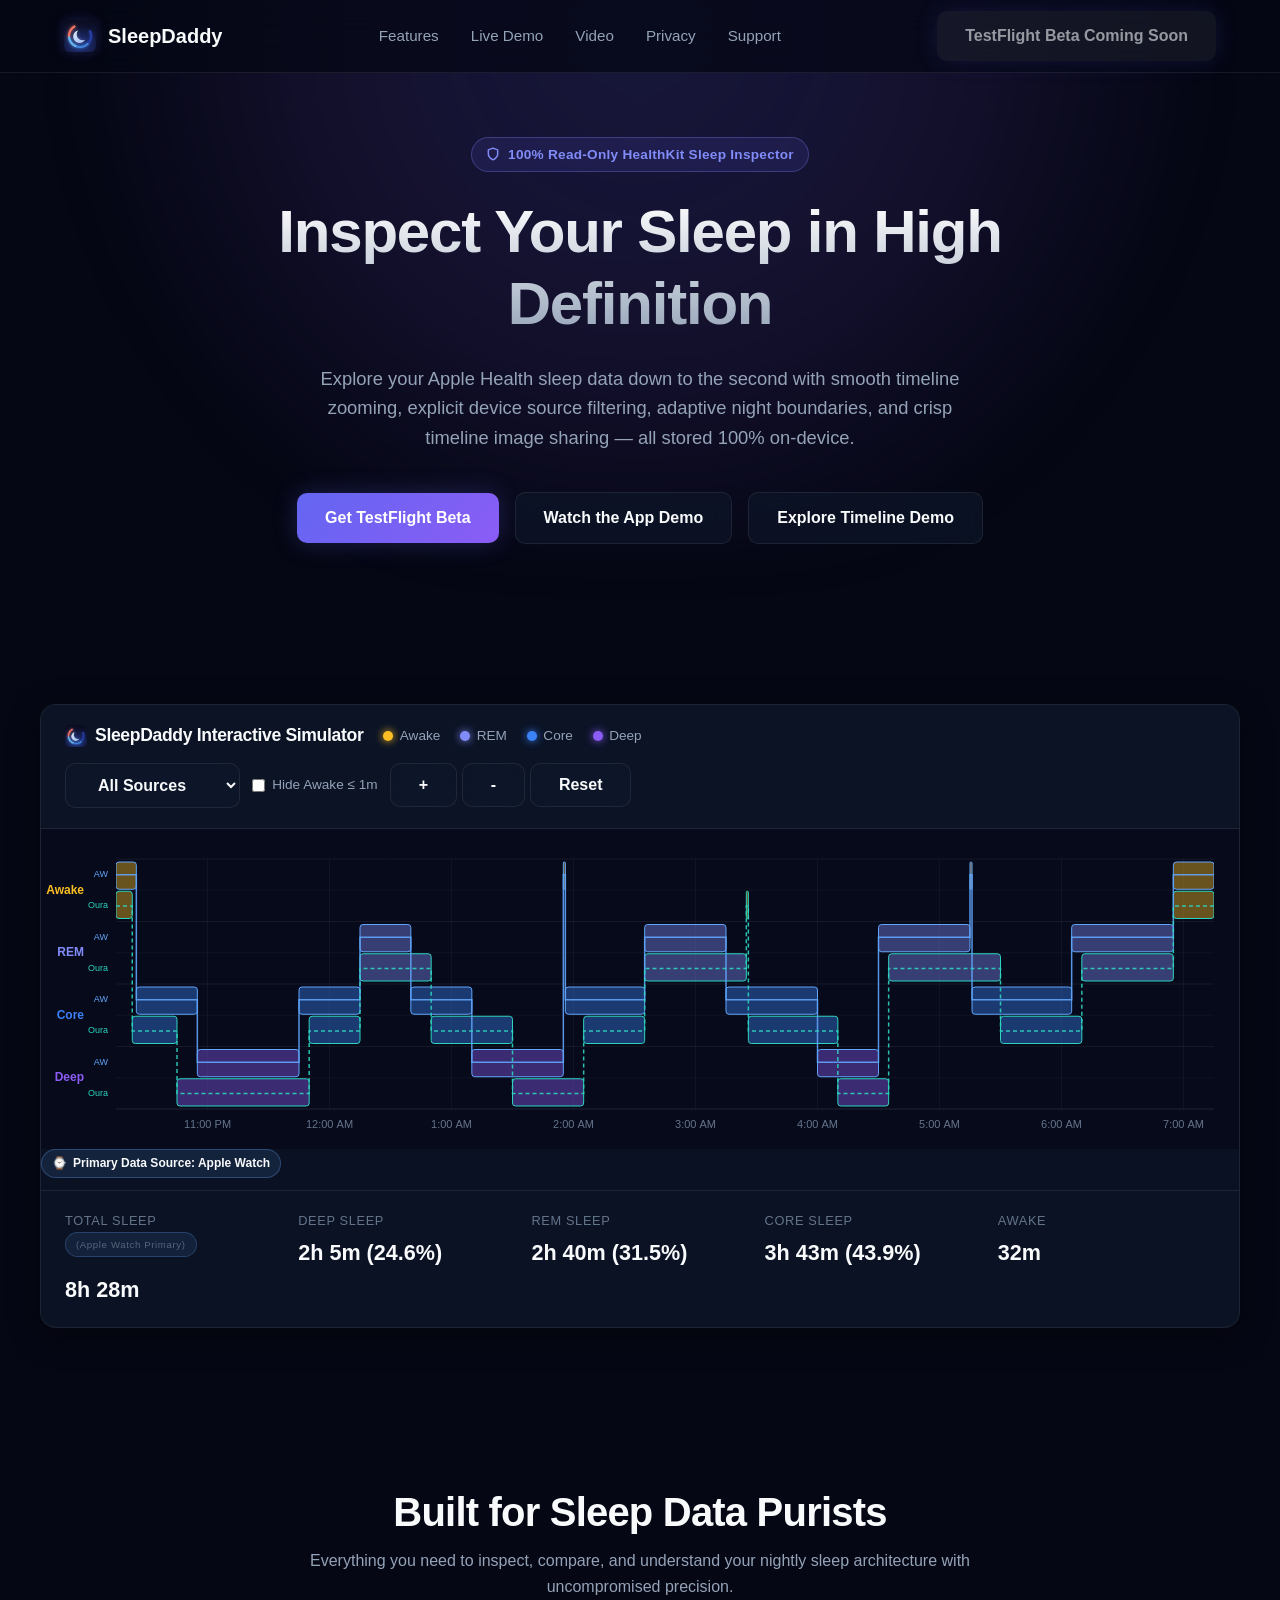
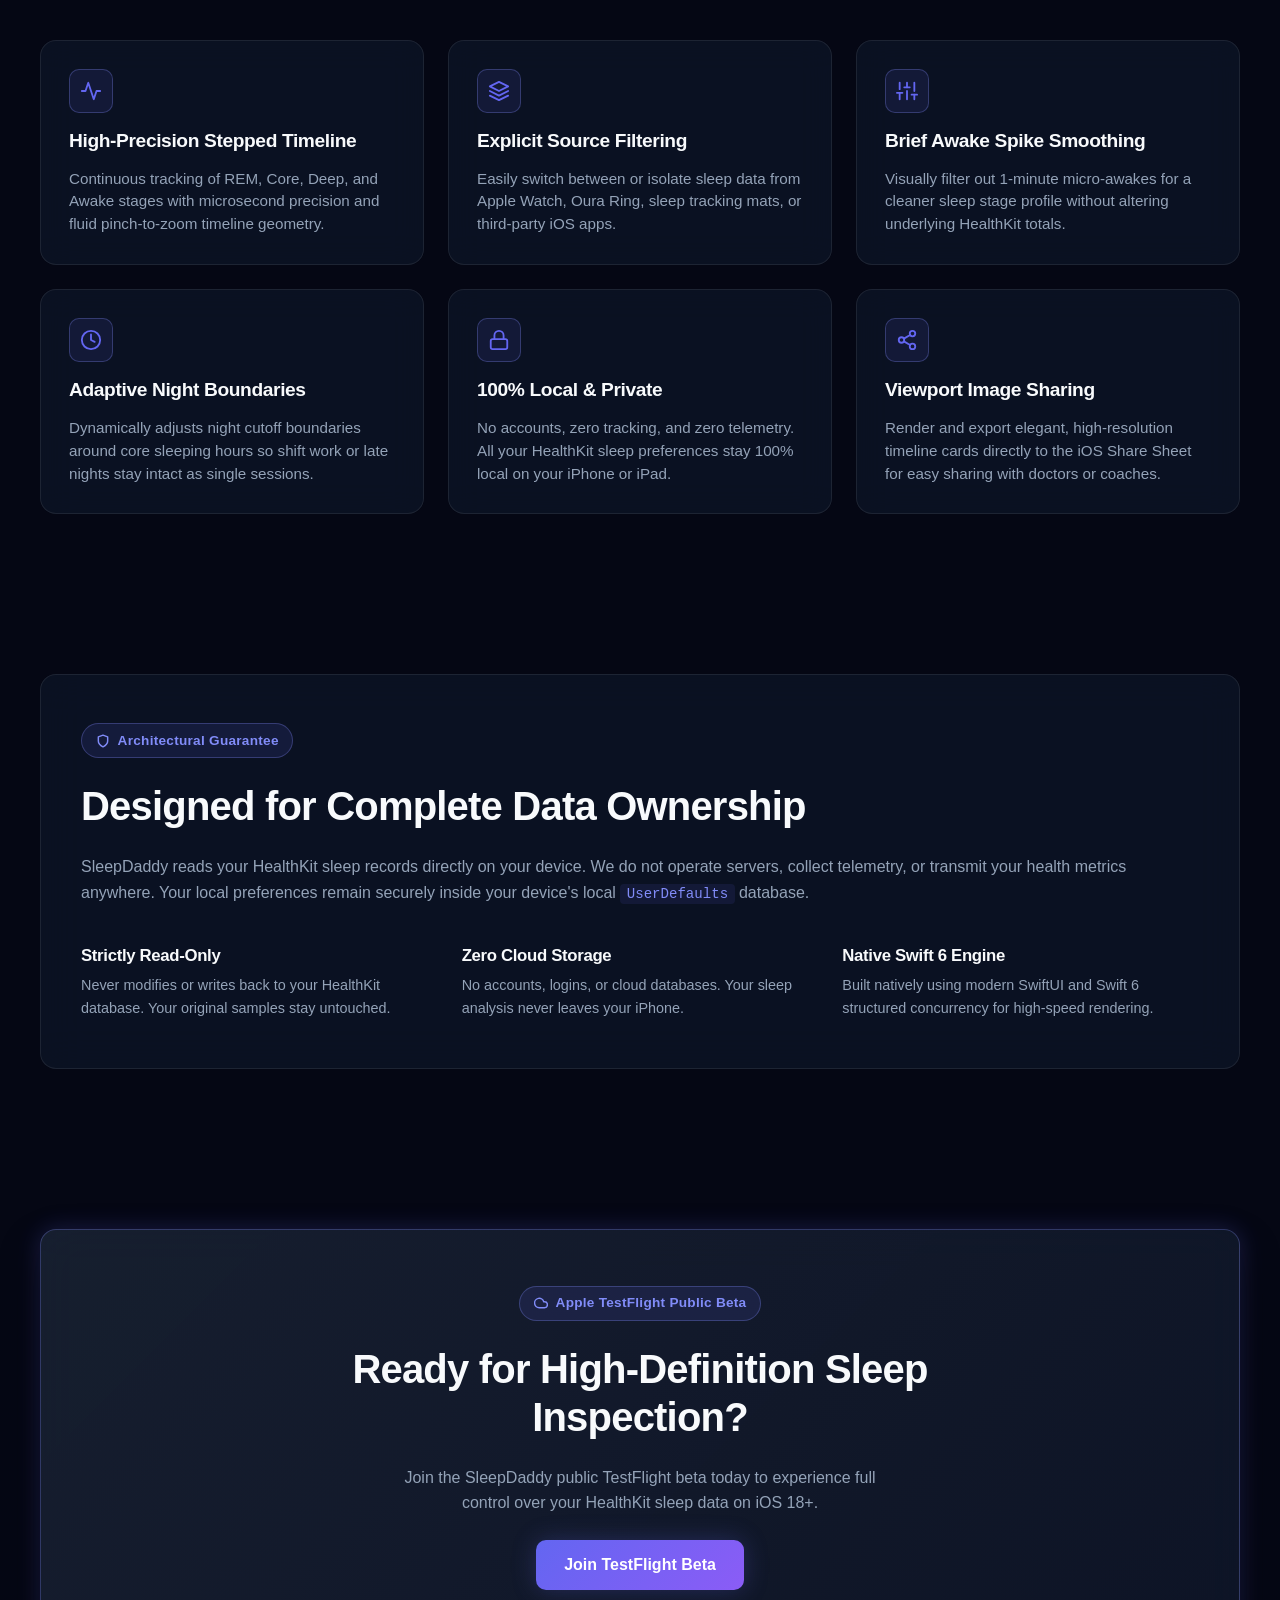
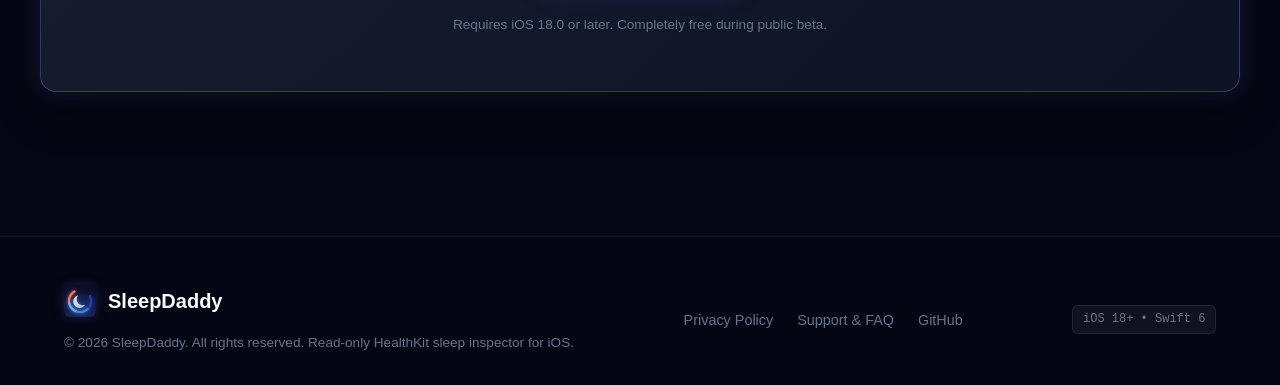
<file: web/index.html>
<!DOCTYPE html>
<html lang="en">
<head>
  <meta charset="UTF-8">
  <meta name="viewport" content="width=device-width, initial-scale=1.0">
  <title>SleepDaddy — High-Definition HealthKit Sleep Inspector</title>
  <meta name="description" content="SleepDaddy is a native read-only iOS sleep inspector app featuring interactive zoomable timelines, HealthKit source filtering, brief awake smoothing, adaptive night boundaries, and viewport card sharing with zero cloud tracking.">
  <link rel="canonical" href="https://sleepdaddy.fm.rodeo/">
  <meta property="og:url" content="https://sleepdaddy.fm.rodeo/">
  <meta property="og:title" content="SleepDaddy — High-Definition HealthKit Sleep Inspector">
  <meta property="og:description" content="SleepDaddy is a native read-only iOS sleep inspector app featuring interactive zoomable timelines, HealthKit source filtering, brief awake smoothing, adaptive night boundaries, and viewport card sharing with zero cloud tracking.">
  <meta property="og:image" content="https://sleepdaddy.fm.rodeo/app-icon-512x512.png">
  <meta property="og:image:width" content="512">
  <meta property="og:image:height" content="512">
  <meta property="og:type" content="website">
  <meta name="twitter:card" content="summary">
  <link rel="icon" type="image/png" sizes="32x32" href="favicon-32x32.png">
  <link rel="stylesheet" href="index.css">
  <script src="main.js" defer></script>
</head>
<body>

  <!-- Ambient Hero Glow -->
  <div class="hero-glow"></div>

  <!-- Header & Sticky Navigation -->
  <header class="site-header">
    <div class="nav-container">
      <a href="/" class="logo">
        <img src="app-icon-64x64.png" alt="SleepDaddy App Icon" class="logo-img">
        <span>SleepDaddy</span>
      </a>
      <ul class="nav-links">
        <li><a href="#features">Features</a></li>
        <li><a href="#simulator">Live Demo</a></li>
        <li><a href="demo">Video</a></li>
        <li><a href="privacy">Privacy</a></li>
        <li><a href="support">Support</a></li>
      </ul>
      <a href="TESTFLIGHT_URL" target="_blank" rel="noopener noreferrer" class="btn-primary btn-testflight">Join TestFlight</a>
    </div>
  </header>

  <main>
    <!-- Hero Section -->
    <section class="hero container">
      <div class="badge">
        <svg width="14" height="14" viewBox="0 0 24 24" fill="none" stroke="currentColor" stroke-width="2.5" stroke-linecap="round" stroke-linejoin="round">
          <path d="M12 22s8-4 8-10V5l-8-3-8 3v7c0 6 8 10 8 10z"></path>
        </svg>
        100% Read-Only HealthKit Sleep Inspector
      </div>
      <h1 class="hero-title">Inspect Your Sleep in High Definition</h1>
      <p class="hero-description">
        Explore your Apple Health sleep data down to the second with smooth timeline zooming, explicit device source filtering, adaptive night boundaries, and crisp timeline image sharing — all stored 100% on-device.
      </p>
      <div class="hero-actions hero-cta-group">
        <a href="TESTFLIGHT_URL" target="_blank" rel="noopener noreferrer" class="btn-primary btn-testflight">Get TestFlight Beta</a>
        <a href="demo" class="btn-secondary">Watch the App Demo</a>
        <a href="#simulator" class="btn-secondary">Explore Timeline Demo</a>
      </div>
    </section>

    <!-- Interactive Hero Simulator -->
    <section class="section container" id="simulator">
      <div class="simulator-container">
        <!-- Simulator Control HUD -->
        <div class="simulator-hud">
          <div class="stage-legend">
            <h3 class="stage-legend-title">
              <img src="app-icon-64x64.png" alt="App Icon" class="stage-legend-icon">
              SleepDaddy Interactive Simulator
            </h3>
            <div class="stage-legend">
              <div class="stage-pill"><span class="stage-dot awake"></span> Awake</div>
              <div class="stage-pill"><span class="stage-dot rem"></span> REM</div>
              <div class="stage-pill"><span class="stage-dot core"></span> Core</div>
              <div class="stage-pill"><span class="stage-dot deep"></span> Deep</div>
            </div>
          </div>
          <div class="simulator-hud-controls">
            <label for="source-filter" class="sr-only">Data Source</label>
            <select id="source-filter" class="btn-secondary select-sm" aria-label="Filter HealthKit Data Source">
              <option value="all">All Sources</option>
              <option value="apple_watch">Apple Watch</option>
              <option value="oura">Oura Ring</option>
            </select>
            <label class="toggle-label">
              <input type="checkbox" id="brief-awake-toggle" class="toggle-checkbox" aria-label="Hide brief awake intervals under one minute">
              Hide Awake ≤ 1m
            </label>
            <div class="btn-group-sm">
              <button id="zoom-in" class="btn-secondary btn-sm" title="Zoom In" aria-label="Zoom in on sleep timeline">+</button>
              <button id="zoom-out" class="btn-secondary btn-sm" title="Zoom Out" aria-label="Zoom out on sleep timeline">-</button>
              <button id="reset-view" class="btn-secondary btn-sm" title="Reset View" aria-label="Reset sleep timeline view">Reset</button>
            </div>
          </div>
        </div>

        <!-- Canvas Container -->
        <div class="simulator-canvas-wrapper">
          <canvas id="simulator-canvas" role="img" aria-label="Interactive Sleep Stage Timeline Canvas displaying sleep stage intervals over time">Interactive Sleep Stage Timeline Canvas displaying sleep stage intervals over time.</canvas>
        </div>

        <!-- Live Night Statistics Footer -->
        <div id="stat-source-attribution" class="stat-source-badge hidden">
          <span>⌚</span> Primary Data Source: Apple Watch
        </div>
        <div class="simulator-stats">
          <div class="stat-card">
            <span class="stat-label">Total Sleep</span>
            <span class="stat-value" id="stat-total">8h 28m</span>
          </div>
          <div class="stat-card">
            <span class="stat-label">Deep Sleep</span>
            <span class="stat-value" id="stat-deep">2h 5m (24.6%)</span>
          </div>
          <div class="stat-card">
            <span class="stat-label">REM Sleep</span>
            <span class="stat-value" id="stat-rem">2h 40m (31.5%)</span>
          </div>
          <div class="stat-card">
            <span class="stat-label">Core Sleep</span>
            <span class="stat-value" id="stat-core">3h 43m (43.9%)</span>
          </div>
          <div class="stat-card">
            <span class="stat-label">Awake</span>
            <span class="stat-value" id="stat-awake">32m</span>
          </div>
        </div>
      </div>
    </section>

    <!-- Core Feature Grid -->
    <section class="section container" id="features">
      <div class="section-header">
        <h2>Built for Sleep Data Purists</h2>
        <p>Everything you need to inspect, compare, and understand your nightly sleep architecture with uncompromised precision.</p>
      </div>

      <div class="feature-grid">
        <!-- Feature 1 -->
        <div class="feature-card">
          <div class="feature-icon">
            <svg width="22" height="22" viewBox="0 0 24 24" fill="none" stroke="currentColor" stroke-width="2" stroke-linecap="round" stroke-linejoin="round">
              <polyline points="22 12 18 12 15 21 9 3 6 12 2 12"></polyline>
            </svg>
          </div>
          <h3>High-Precision Stepped Timeline</h3>
          <p>Continuous tracking of REM, Core, Deep, and Awake stages with microsecond precision and fluid pinch-to-zoom timeline geometry.</p>
        </div>

        <!-- Feature 2 -->
        <div class="feature-card">
          <div class="feature-icon">
            <svg width="22" height="22" viewBox="0 0 24 24" fill="none" stroke="currentColor" stroke-width="2" stroke-linecap="round" stroke-linejoin="round">
              <polygon points="12 2 2 7 12 12 22 7 12 2"></polygon>
              <polyline points="2 17 12 22 22 17"></polyline>
              <polyline points="2 12 12 17 22 12"></polyline>
            </svg>
          </div>
          <h3>Explicit Source Filtering</h3>
          <p>Easily switch between or isolate sleep data from Apple Watch, Oura Ring, sleep tracking mats, or third-party iOS apps.</p>
        </div>

        <!-- Feature 3 -->
        <div class="feature-card">
          <div class="feature-icon">
            <svg width="22" height="22" viewBox="0 0 24 24" fill="none" stroke="currentColor" stroke-width="2" stroke-linecap="round" stroke-linejoin="round">
              <line x1="4" y1="21" x2="4" y2="14"></line>
              <line x1="4" y1="10" x2="4" y2="3"></line>
              <line x1="12" y1="21" x2="12" y2="12"></line>
              <line x1="12" y1="8" x2="12" y2="3"></line>
              <line x1="20" y1="21" x2="20" y2="16"></line>
              <line x1="20" y1="12" x2="20" y2="3"></line>
              <line x1="1" y1="14" x2="7" y2="14"></line>
              <line x1="9" y1="8" x2="15" y2="8"></line>
              <line x1="17" y1="16" x2="23" y2="16"></line>
            </svg>
          </div>
          <h3>Brief Awake Spike Smoothing</h3>
          <p>Visually filter out 1-minute micro-awakes for a cleaner sleep stage profile without altering underlying HealthKit totals.</p>
        </div>

        <!-- Feature 4 -->
        <div class="feature-card">
          <div class="feature-icon">
            <svg width="22" height="22" viewBox="0 0 24 24" fill="none" stroke="currentColor" stroke-width="2" stroke-linecap="round" stroke-linejoin="round">
              <circle cx="12" cy="12" r="10"></circle>
              <polyline points="12 6 12 12 16 14"></polyline>
            </svg>
          </div>
          <h3>Adaptive Night Boundaries</h3>
          <p>Dynamically adjusts night cutoff boundaries around core sleeping hours so shift work or late nights stay intact as single sessions.</p>
        </div>

        <!-- Feature 5 -->
        <div class="feature-card">
          <div class="feature-icon">
            <svg width="22" height="22" viewBox="0 0 24 24" fill="none" stroke="currentColor" stroke-width="2" stroke-linecap="round" stroke-linejoin="round">
              <rect x="3" y="11" width="18" height="11" rx="2" ry="2"></rect>
              <path d="M7 11V7a5 5 0 0 1 10 0v4"></path>
            </svg>
          </div>
          <h3>100% Local &amp; Private</h3>
          <p>No accounts, zero tracking, and zero telemetry. All your HealthKit sleep preferences stay 100% local on your iPhone or iPad.</p>
        </div>

        <!-- Feature 6 -->
        <div class="feature-card">
          <div class="feature-icon">
            <svg width="22" height="22" viewBox="0 0 24 24" fill="none" stroke="currentColor" stroke-width="2" stroke-linecap="round" stroke-linejoin="round">
              <circle cx="18" cy="5" r="3"></circle>
              <circle cx="6" cy="12" r="3"></circle>
              <circle cx="18" cy="19" r="3"></circle>
              <line x1="8.59" y1="13.51" x2="15.42" y2="17.49"></line>
              <line x1="15.41" y1="6.51" x2="8.59" y2="10.49"></line>
            </svg>
          </div>
          <h3>Viewport Image Sharing</h3>
          <p>Render and export elegant, high-resolution timeline cards directly to the iOS Share Sheet for easy sharing with doctors or coaches.</p>
        </div>
      </div>
    </section>

    <!-- Privacy & Architecture Spotlight -->
    <section class="section container" id="privacy-spotlight">
      <div class="privacy-callout-card">
        <div class="badge badge-self-start">
          <svg width="14" height="14" viewBox="0 0 24 24" fill="none" stroke="currentColor" stroke-width="2.5" stroke-linecap="round" stroke-linejoin="round">
            <path d="M12 22s8-4 8-10V5l-8-3-8 3v7c0 6 8 10 8 10z"></path>
          </svg>
          Architectural Guarantee
        </div>
        <h2>Designed for Complete Data Ownership</h2>
        <p>
          SleepDaddy reads your HealthKit sleep records directly on your device. We do not operate servers, collect telemetry, or transmit your health metrics anywhere. Your local preferences remain securely inside your device's local <code class="doc-code-pill">UserDefaults</code> database.
        </p>
        <div class="info-grid">
          <div class="info-item">
            <h4 class="info-item-title">Strictly Read-Only</h4>
            <p class="info-item-desc">Never modifies or writes back to your HealthKit database. Your original samples stay untouched.</p>
          </div>
          <div class="info-item">
            <h4 class="info-item-title">Zero Cloud Storage</h4>
            <p class="info-item-desc">No accounts, logins, or cloud databases. Your sleep analysis never leaves your iPhone.</p>
          </div>
          <div class="info-item">
            <h4 class="info-item-title">Native Swift 6 Engine</h4>
            <p class="info-item-desc">Built natively using modern SwiftUI and Swift 6 structured concurrency for high-speed rendering.</p>
          </div>
        </div>
      </div>
    </section>

    <!-- Download / TestFlight CTA Box -->
    <section class="section container" id="download">
      <div class="cta-box download-card">
        <div class="badge">
          <svg width="14" height="14" viewBox="0 0 24 24" fill="none" stroke="currentColor" stroke-width="2.5" stroke-linecap="round" stroke-linejoin="round">
            <path d="M18 10h-1.26A8 8 0 1 0 9 20h9a5 5 0 0 0 0-10z"></path>
          </svg>
          Apple TestFlight Public Beta
        </div>
        <h2>Ready for High-Definition Sleep Inspection?</h2>
        <p>Join the SleepDaddy public TestFlight beta today to experience full control over your HealthKit sleep data on iOS 18+.</p>
        <a href="TESTFLIGHT_URL" target="_blank" rel="noopener noreferrer" class="btn-primary btn-lg btn-testflight">
          Join TestFlight Beta
        </a>
        <span class="cta-footnote">Requires iOS 18.0 or later. Completely free during public beta.</span>
      </div>
    </section>
  </main>

  <!-- Footer -->
  <footer class="site-footer">
    <div class="container footer-container">
      <div class="footer-info">
        <a href="/" class="logo logo-sm">
          <img src="app-icon-64x64.png" alt="SleepDaddy App Icon" class="logo-img logo-img-sm">
          <span>SleepDaddy</span>
        </a>
        <p class="footer-copy">
          © 2026 SleepDaddy. All rights reserved. Read-only HealthKit sleep inspector for iOS.
        </p>
      </div>

      <ul class="footer-links">
        <li><a href="privacy">Privacy Policy</a></li>
        <li><a href="support">Support &amp; FAQ</a></li>
        <li><a href="https://github.com/kevm/sleepdaddy" target="_blank" rel="noopener noreferrer">GitHub</a></li>
      </ul>

      <div class="build-badge">
        iOS 18+ • Swift 6
      </div>
    </div>
  </footer>

  <!-- Simulator Engine Script -->
  <script src="timeline-simulator.js"></script>
</body>
</html>
</file>
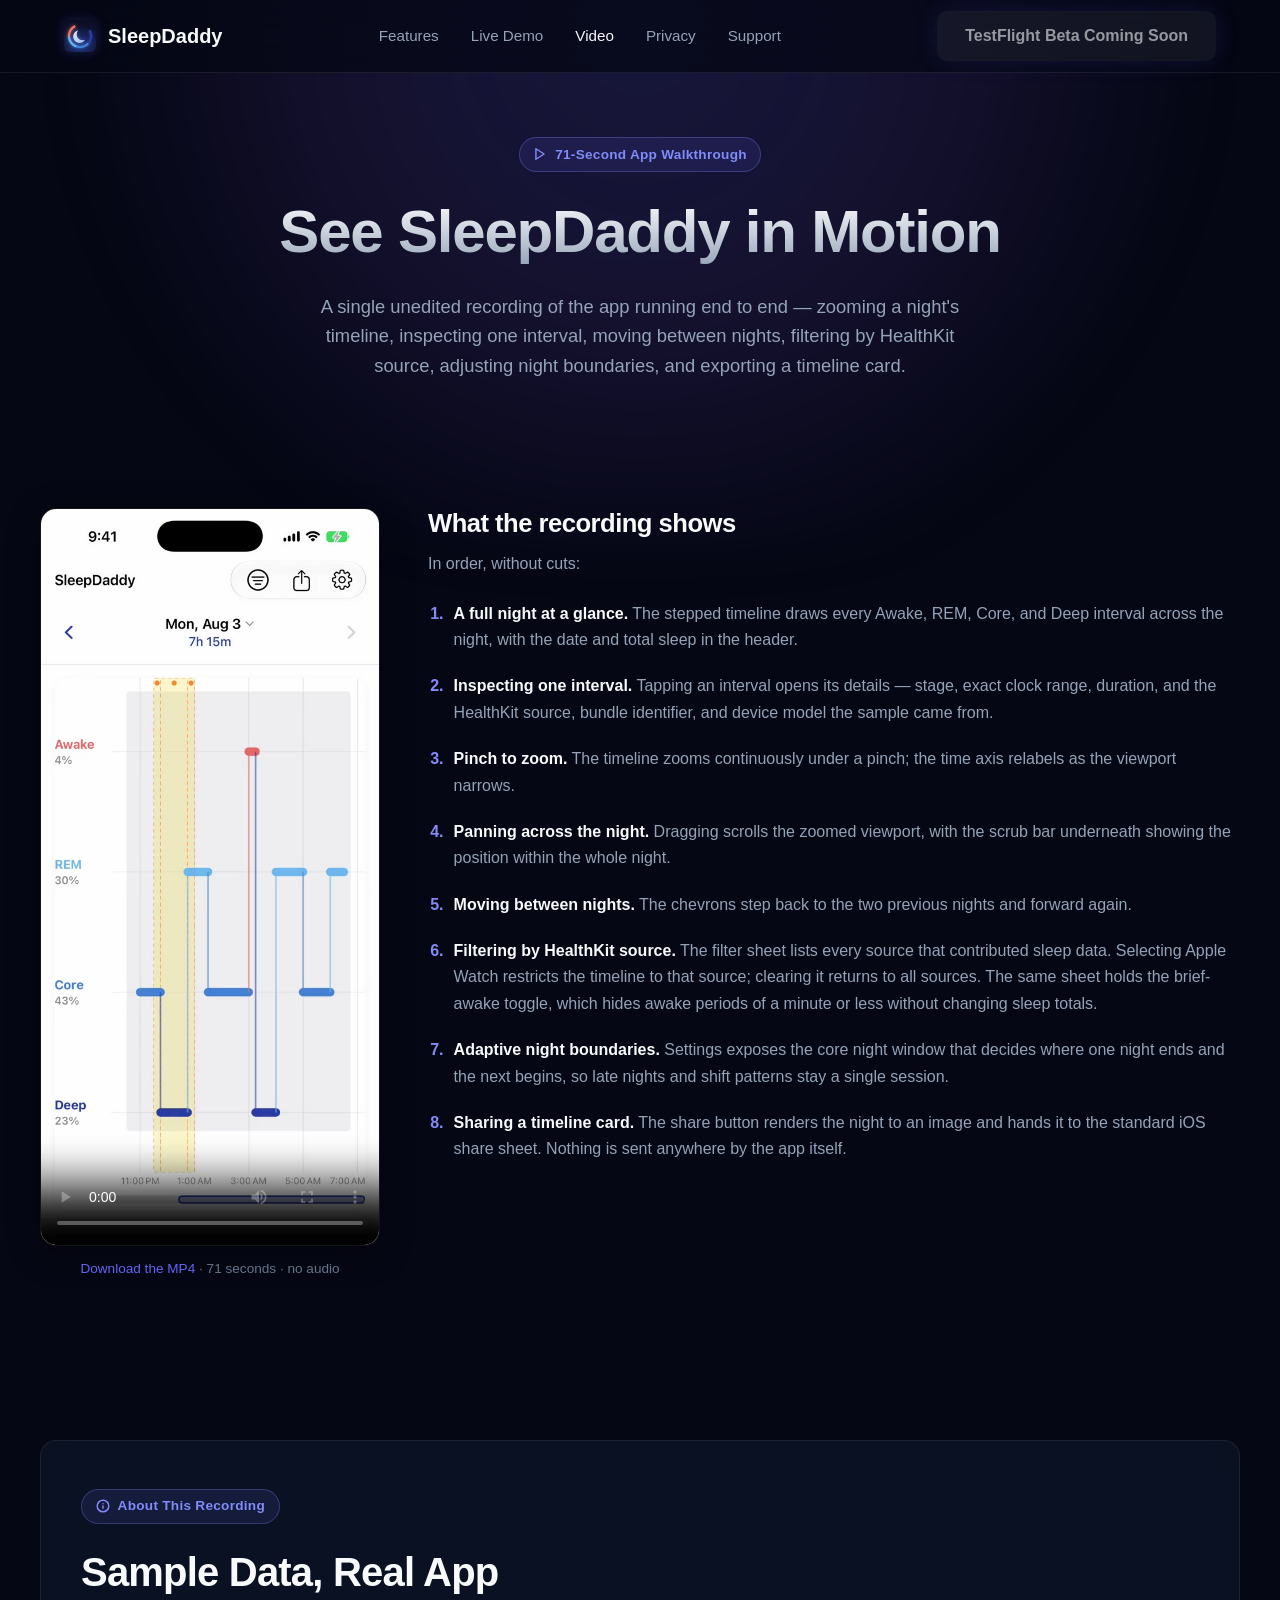
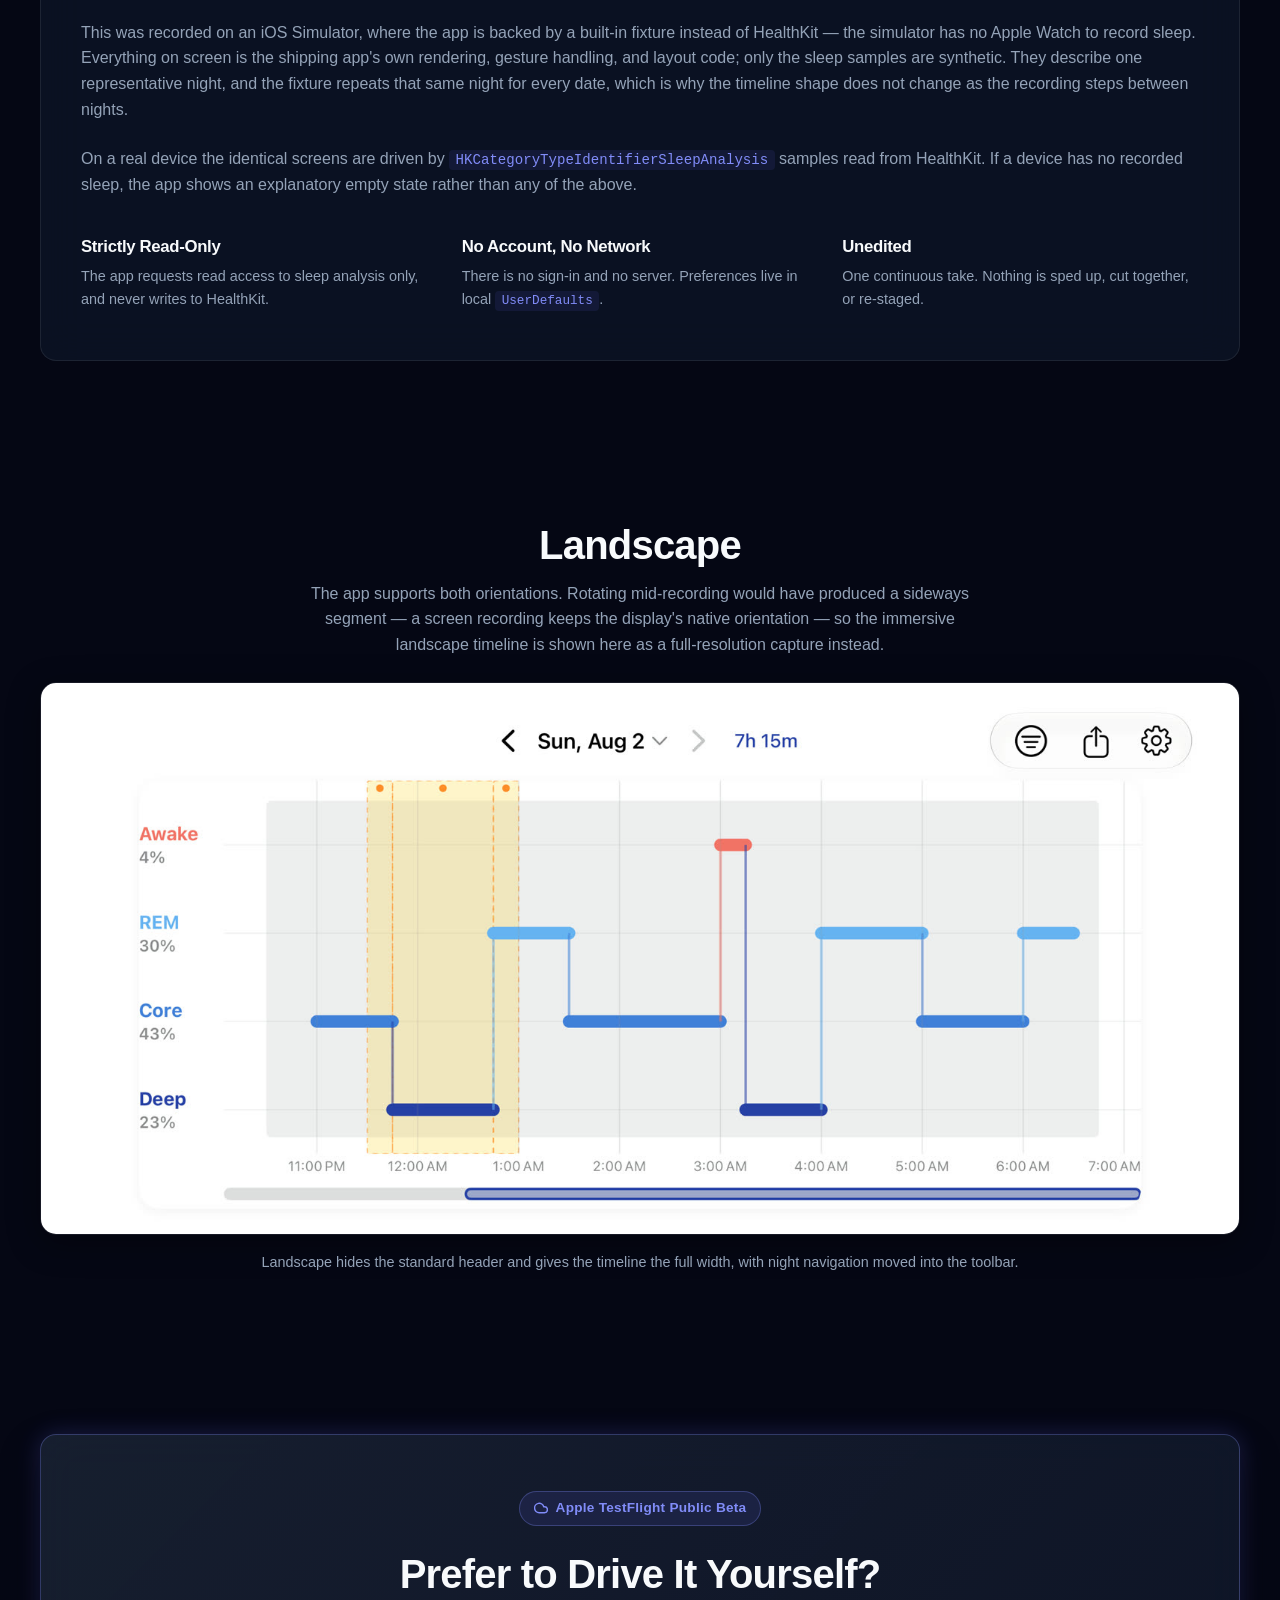
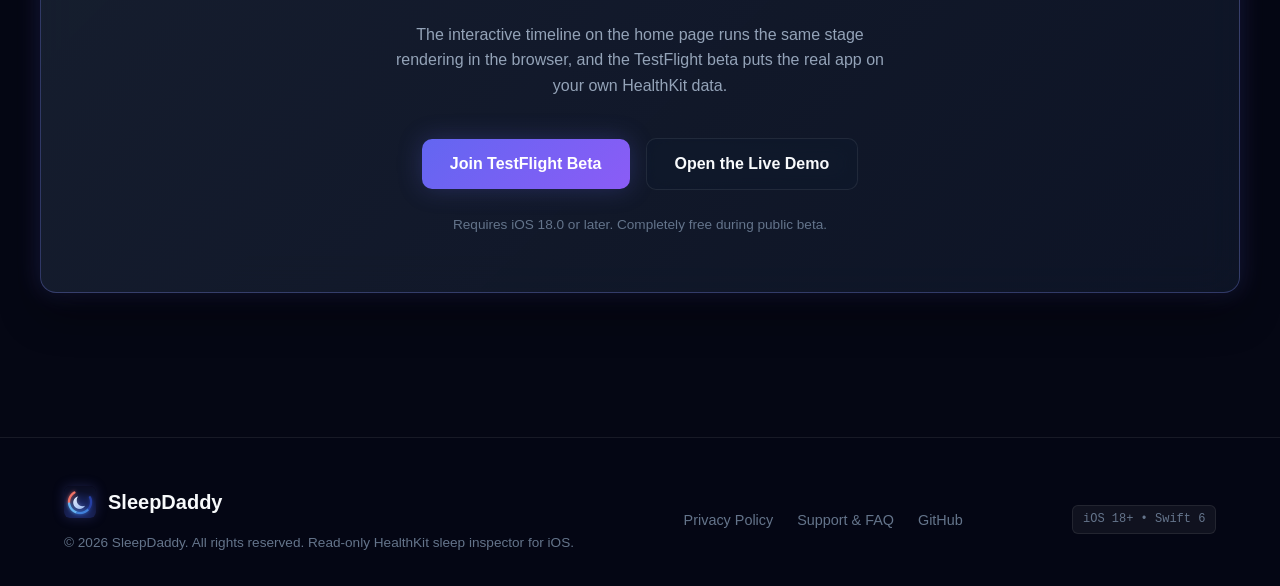
<file: web/demo.html>
<!DOCTYPE html>
<html lang="en">
<head>
  <meta charset="UTF-8">
  <meta name="viewport" content="width=device-width, initial-scale=1.0">
  <title>App Demo — SleepDaddy HealthKit Sleep Inspector</title>
  <meta name="description" content="A 71-second walkthrough of SleepDaddy: timeline zooming, interval inspection, night navigation, HealthKit source filtering, night boundary settings, and timeline sharing.">
  <link rel="canonical" href="https://sleepdaddy.fm.rodeo/demo">
  <meta property="og:url" content="https://sleepdaddy.fm.rodeo/demo">
  <meta property="og:title" content="App Demo — SleepDaddy HealthKit Sleep Inspector">
  <meta property="og:description" content="A 71-second walkthrough of SleepDaddy: timeline zooming, interval inspection, night navigation, HealthKit source filtering, night boundary settings, and timeline sharing.">
  <meta property="og:image" content="https://sleepdaddy.fm.rodeo/app-icon-512x512.png">
  <meta property="og:image:width" content="512">
  <meta property="og:image:height" content="512">
  <meta property="og:type" content="website">
  <meta name="twitter:card" content="summary">
  <link rel="icon" type="image/png" sizes="32x32" href="favicon-32x32.png">
  <link rel="stylesheet" href="index.css">
  <script src="main.js" defer></script>
</head>
<body>

  <!-- Ambient Hero Glow -->
  <div class="hero-glow"></div>

  <!-- Header & Sticky Navigation -->
  <header class="site-header">
    <div class="nav-container">
      <a href="/" class="logo">
        <img src="app-icon-64x64.png" alt="SleepDaddy App Icon" class="logo-img">
        <span>SleepDaddy</span>
      </a>
      <ul class="nav-links">
        <li><a href="/#features">Features</a></li>
        <li><a href="/#simulator">Live Demo</a></li>
        <li><a href="demo" class="active">Video</a></li>
        <li><a href="privacy">Privacy</a></li>
        <li><a href="support">Support</a></li>
      </ul>
      <a href="TESTFLIGHT_URL" target="_blank" rel="noopener noreferrer" class="btn-primary btn-testflight">Join TestFlight</a>
    </div>
  </header>

  <main>
    <!-- Page Header Section -->
    <section class="hero container hero-compact">
      <div class="badge">
        <svg width="14" height="14" viewBox="0 0 24 24" fill="none" stroke="currentColor" stroke-width="2.5" stroke-linecap="round" stroke-linejoin="round">
          <polygon points="5 3 19 12 5 21 5 3"></polygon>
        </svg>
        71-Second App Walkthrough
      </div>
      <h1 class="hero-title">See SleepDaddy in Motion</h1>
      <p class="hero-description">
        A single unedited recording of the app running end to end — zooming a night's timeline, inspecting one interval, moving between nights, filtering by HealthKit source, adjusting night boundaries, and exporting a timeline card.
      </p>
    </section>

    <!-- Demo Video -->
    <section class="section container section-compact" id="video">
      <div class="demo-layout">
        <div class="demo-video-frame">
          <video
            class="demo-video"
            controls
            playsinline
            preload="metadata"
            poster="demo/poster.jpg"
            width="588"
            height="1280"
            aria-describedby="demo-walkthrough">
            <source src="demo/sleepdaddy-demo.mp4" type="video/mp4">
            <p>Your browser cannot play this video.
              <a href="demo/sleepdaddy-demo.mp4">Download the MP4</a> instead.</p>
          </video>
          <p class="demo-video-caption">
            <a href="demo/sleepdaddy-demo.mp4" download>Download the MP4</a> · 71 seconds · no audio
          </p>
        </div>

        <div class="demo-walkthrough" id="demo-walkthrough">
          <h2>What the recording shows</h2>
          <p class="doc-lead-text">In order, without cuts:</p>
          <ol class="demo-steps">
            <li>
              <strong>A full night at a glance.</strong>
              The stepped timeline draws every Awake, REM, Core, and Deep interval across the night, with the date and total sleep in the header.
            </li>
            <li>
              <strong>Inspecting one interval.</strong>
              Tapping an interval opens its details — stage, exact clock range, duration, and the HealthKit source, bundle identifier, and device model the sample came from.
            </li>
            <li>
              <strong>Pinch to zoom.</strong>
              The timeline zooms continuously under a pinch; the time axis relabels as the viewport narrows.
            </li>
            <li>
              <strong>Panning across the night.</strong>
              Dragging scrolls the zoomed viewport, with the scrub bar underneath showing the position within the whole night.
            </li>
            <li>
              <strong>Moving between nights.</strong>
              The chevrons step back to the two previous nights and forward again.
            </li>
            <li>
              <strong>Filtering by HealthKit source.</strong>
              The filter sheet lists every source that contributed sleep data. Selecting Apple Watch restricts the timeline to that source; clearing it returns to all sources. The same sheet holds the brief-awake toggle, which hides awake periods of a minute or less without changing sleep totals.
            </li>
            <li>
              <strong>Adaptive night boundaries.</strong>
              Settings exposes the core night window that decides where one night ends and the next begins, so late nights and shift patterns stay a single session.
            </li>
            <li>
              <strong>Sharing a timeline card.</strong>
              The share button renders the night to an image and hands it to the standard iOS share sheet. Nothing is sent anywhere by the app itself.
            </li>
          </ol>
        </div>
      </div>
    </section>

    <!-- Recording Provenance -->
    <section class="section container section-compact" id="about-this-recording">
      <div class="privacy-callout-card">
        <div class="badge badge-self-start">
          <svg width="14" height="14" viewBox="0 0 24 24" fill="none" stroke="currentColor" stroke-width="2.5" stroke-linecap="round" stroke-linejoin="round">
            <circle cx="12" cy="12" r="10"></circle>
            <line x1="12" y1="16" x2="12" y2="12"></line>
            <line x1="12" y1="8" x2="12.01" y2="8"></line>
          </svg>
          About This Recording
        </div>
        <h2>Sample Data, Real App</h2>
        <p>
          This was recorded on an iOS Simulator, where the app is backed by a built-in fixture instead of HealthKit — the simulator has no Apple Watch to record sleep. Everything on screen is the shipping app's own rendering, gesture handling, and layout code; only the sleep samples are synthetic. They describe one representative night, and the fixture repeats that same night for every date, which is why the timeline shape does not change as the recording steps between nights.
        </p>
        <p>
          On a real device the identical screens are driven by <code class="doc-code-pill">HKCategoryTypeIdentifierSleepAnalysis</code> samples read from HealthKit. If a device has no recorded sleep, the app shows an explanatory empty state rather than any of the above.
        </p>
        <div class="info-grid">
          <div class="info-item">
            <h4 class="info-item-title">Strictly Read-Only</h4>
            <p class="info-item-desc">The app requests read access to sleep analysis only, and never writes to HealthKit.</p>
          </div>
          <div class="info-item">
            <h4 class="info-item-title">No Account, No Network</h4>
            <p class="info-item-desc">There is no sign-in and no server. Preferences live in local <code class="doc-code-pill">UserDefaults</code>.</p>
          </div>
          <div class="info-item">
            <h4 class="info-item-title">Unedited</h4>
            <p class="info-item-desc">One continuous take. Nothing is sped up, cut together, or re-staged.</p>
          </div>
        </div>
      </div>
    </section>

    <!-- Landscape -->
    <section class="section container section-compact" id="landscape">
      <div class="section-header">
        <h2>Landscape</h2>
        <p>The app supports both orientations. Rotating mid-recording would have produced a sideways segment — a screen recording keeps the display's native orientation — so the immersive landscape timeline is shown here as a full-resolution capture instead.</p>
      </div>
      <figure class="demo-figure">
        <img
          src="demo/landscape.jpg"
          alt="SleepDaddy in landscape on iPhone: the sleep stage timeline spans the full width, with the night's date and duration in the toolbar."
          loading="lazy"
          width="1600"
          height="736">
        <figcaption>Landscape hides the standard header and gives the timeline the full width, with night navigation moved into the toolbar.</figcaption>
      </figure>
    </section>

    <!-- Try It Yourself -->
    <section class="section container section-compact" id="try-it">
      <div class="cta-box download-card">
        <div class="badge">
          <svg width="14" height="14" viewBox="0 0 24 24" fill="none" stroke="currentColor" stroke-width="2.5" stroke-linecap="round" stroke-linejoin="round">
            <path d="M18 10h-1.26A8 8 0 1 0 9 20h9a5 5 0 0 0 0-10z"></path>
          </svg>
          Apple TestFlight Public Beta
        </div>
        <h2>Prefer to Drive It Yourself?</h2>
        <p>The interactive timeline on the home page runs the same stage rendering in the browser, and the TestFlight beta puts the real app on your own HealthKit data.</p>
        <div class="hero-actions hero-cta-group">
          <a href="TESTFLIGHT_URL" target="_blank" rel="noopener noreferrer" class="btn-primary btn-testflight">Join TestFlight Beta</a>
          <a href="/#simulator" class="btn-secondary">Open the Live Demo</a>
        </div>
        <span class="cta-footnote">Requires iOS 18.0 or later. Completely free during public beta.</span>
      </div>
    </section>
  </main>

  <!-- Footer -->
  <footer class="site-footer">
    <div class="container footer-container">
      <div class="footer-info">
        <a href="/" class="logo logo-sm">
          <img src="app-icon-64x64.png" alt="SleepDaddy App Icon" class="logo-img logo-img-sm">
          <span>SleepDaddy</span>
        </a>
        <p class="footer-copy">
          © 2026 SleepDaddy. All rights reserved. Read-only HealthKit sleep inspector for iOS.
        </p>
      </div>

      <ul class="footer-links">
        <li><a href="privacy">Privacy Policy</a></li>
        <li><a href="support">Support &amp; FAQ</a></li>
        <li><a href="https://github.com/kevm/sleepdaddy" target="_blank" rel="noopener noreferrer">GitHub</a></li>
      </ul>

      <div class="build-badge">
        iOS 18+ • Swift 6
      </div>
    </div>
  </footer>
</body>
</html>
</file>
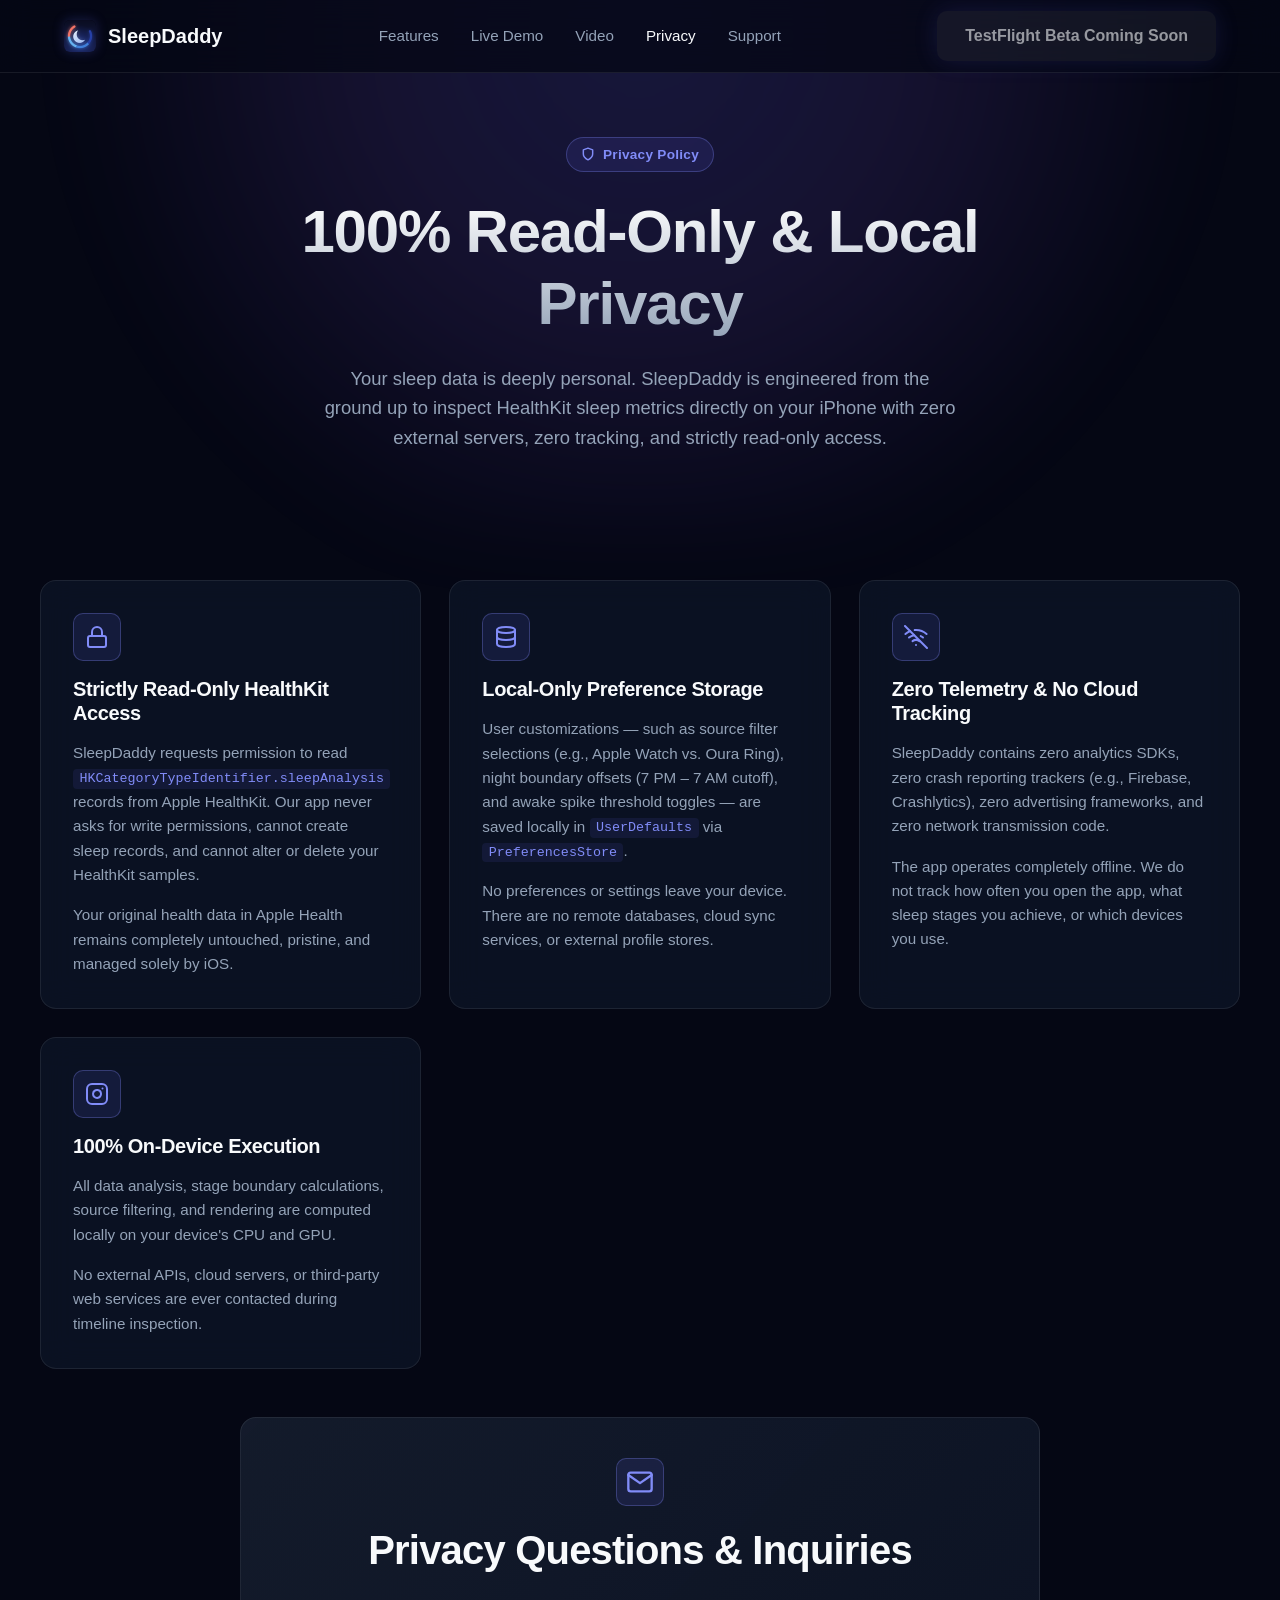
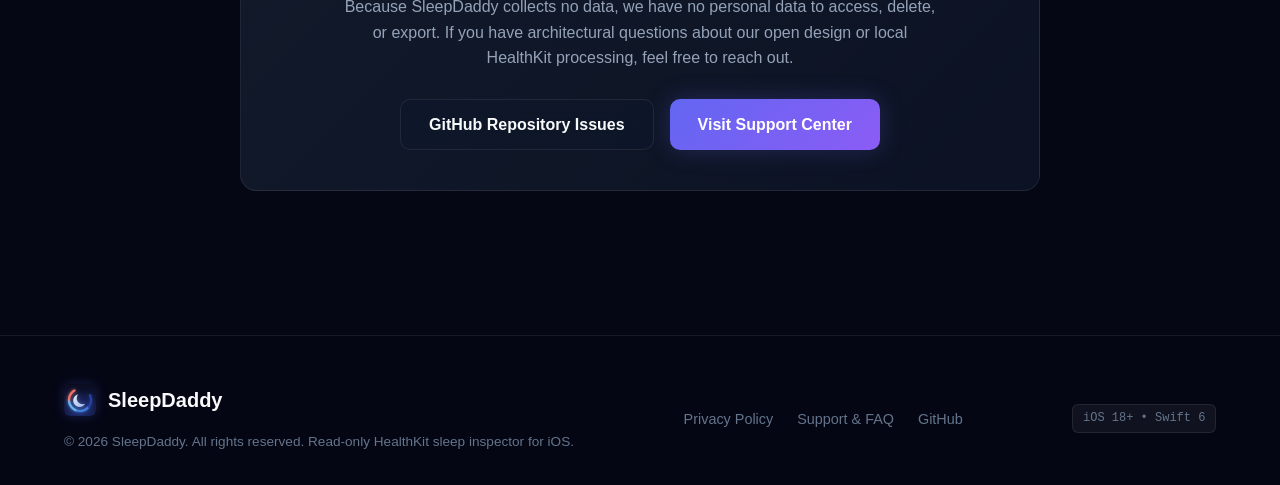
<file: web/privacy.html>
<!DOCTYPE html>
<html lang="en">
<head>
  <meta charset="UTF-8">
  <meta name="viewport" content="width=device-width, initial-scale=1.0">
  <title>Privacy Policy — SleepDaddy Read-Only HealthKit Sleep Inspector</title>
  <meta name="description" content="SleepDaddy Privacy Policy — 100% read-only HealthKit access, zero servers, zero tracking, and local preference storage.">
  <link rel="canonical" href="https://sleepdaddy.fm.rodeo/privacy">
  <meta property="og:url" content="https://sleepdaddy.fm.rodeo/privacy">
  <meta property="og:title" content="Privacy Policy — SleepDaddy Read-Only HealthKit Sleep Inspector">
  <meta property="og:description" content="SleepDaddy Privacy Policy — 100% read-only HealthKit access, zero servers, zero tracking, and local preference storage.">
  <meta property="og:image" content="https://sleepdaddy.fm.rodeo/app-icon-512x512.png">
  <meta property="og:image:width" content="512">
  <meta property="og:image:height" content="512">
  <meta property="og:type" content="website">
  <meta name="twitter:card" content="summary">
  <link rel="icon" type="image/png" sizes="32x32" href="favicon-32x32.png">
  <link rel="stylesheet" href="index.css">
  <script src="main.js" defer></script>
</head>
<body>

  <!-- Ambient Hero Glow -->
  <div class="hero-glow"></div>

  <!-- Header & Sticky Navigation -->
  <header class="site-header">
    <div class="nav-container">
      <a href="/" class="logo">
        <img src="app-icon-64x64.png" alt="SleepDaddy App Icon" class="logo-img">
        <span>SleepDaddy</span>
      </a>
      <ul class="nav-links">
        <li><a href="/#features">Features</a></li>
        <li><a href="/#simulator">Live Demo</a></li>
        <li><a href="demo">Video</a></li>
        <li><a href="privacy" class="active">Privacy</a></li>
        <li><a href="support">Support</a></li>
      </ul>
      <a href="TESTFLIGHT_URL" target="_blank" rel="noopener noreferrer" class="btn-primary btn-testflight">Join TestFlight</a>
    </div>
  </header>

  <main>
    <!-- Page Header Section -->
    <section class="hero container hero-compact">
      <div class="badge">
        <svg width="14" height="14" viewBox="0 0 24 24" fill="none" stroke="currentColor" stroke-width="2.5" stroke-linecap="round" stroke-linejoin="round">
          <path d="M12 22s8-4 8-10V5l-8-3-8 3v7c0 6 8 10 8 10z"></path>
        </svg>
        Privacy Policy
      </div>
      <h1 class="hero-title">100% Read-Only &amp; Local Privacy</h1>
      <p class="hero-description">
        Your sleep data is deeply personal. SleepDaddy is engineered from the ground up to inspect HealthKit sleep metrics directly on your iPhone with zero external servers, zero tracking, and strictly read-only access.
      </p>
    </section>

    <!-- Main Content Section: Privacy Architecture Cards -->
    <section class="section container section-compact">
      <div class="doc-grid">

        <!-- Article Card 1 -->
        <article class="doc-card" id="read-only-access">
          <div class="doc-card-icon">
            <svg width="24" height="24" viewBox="0 0 24 24" fill="none" stroke="currentColor" stroke-width="2" stroke-linecap="round" stroke-linejoin="round">
              <rect x="3" y="11" width="18" height="11" rx="2" ry="2"></rect>
              <path d="M7 11V7a5 5 0 0 1 10 0v4"></path>
            </svg>
          </div>
          <h3>Strictly Read-Only HealthKit Access</h3>
          <p>
            SleepDaddy requests permission to read <code>HKCategoryTypeIdentifier.sleepAnalysis</code> records from Apple HealthKit. Our app never asks for write permissions, cannot create sleep records, and cannot alter or delete your HealthKit samples.
          </p>
          <p>
            Your original health data in Apple Health remains completely untouched, pristine, and managed solely by iOS.
          </p>
        </article>

        <!-- Article Card 2 -->
        <article class="doc-card" id="local-storage">
          <div class="doc-card-icon">
            <svg width="24" height="24" viewBox="0 0 24 24" fill="none" stroke="currentColor" stroke-width="2" stroke-linecap="round" stroke-linejoin="round">
              <ellipse cx="12" cy="5" rx="9" ry="3"></ellipse>
              <path d="M21 12c0 1.66-4 3-9 3s-9-1.34-9-3"></path>
              <path d="M3 5v14c0 1.66 4 3 9 3s9-1.34 9-3V5"></path>
            </svg>
          </div>
          <h3>Local-Only Preference Storage</h3>
          <p>
            User customizations — such as source filter selections (e.g., Apple Watch vs. Oura Ring), night boundary offsets (7 PM – 7 AM cutoff), and awake spike threshold toggles — are saved locally in <code>UserDefaults</code> via <code>PreferencesStore</code>.
          </p>
          <p>
            No preferences or settings leave your device. There are no remote databases, cloud sync services, or external profile stores.
          </p>
        </article>

        <!-- Article Card 3 -->
        <article class="doc-card" id="zero-telemetry">
          <div class="doc-card-icon">
            <svg width="24" height="24" viewBox="0 0 24 24" fill="none" stroke="currentColor" stroke-width="2" stroke-linecap="round" stroke-linejoin="round">
              <line x1="1" y1="1" x2="23" y2="23"></line>
              <path d="M16.72 11.06A10.94 10.94 0 0 1 19 12.55"></path>
              <path d="M5 12.55a10.94 10.94 0 0 1 5.17-2.39"></path>
              <path d="M10.71 5.05A16 16 0 0 1 22.58 9"></path>
              <path d="M1.42 9a15.91 15.91 0 0 1 4.7-2.88"></path>
              <path d="M8.53 16.11a6 6 0 0 1 6.95 0"></path>
              <line x1="12" y1="20" x2="12.01" y2="20"></line>
            </svg>
          </div>
          <h3>Zero Telemetry &amp; No Cloud Tracking</h3>
          <p>
            SleepDaddy contains zero analytics SDKs, zero crash reporting trackers (e.g., Firebase, Crashlytics), zero advertising frameworks, and zero network transmission code.
          </p>
          <p>
            The app operates completely offline. We do not track how often you open the app, what sleep stages you achieve, or which devices you use.
          </p>
        </article>

        <!-- Article Card 4 -->
        <article class="doc-card" id="on-device-execution">
          <div class="doc-card-icon">
            <svg width="24" height="24" viewBox="0 0 24 24" fill="none" stroke="currentColor" stroke-width="2" stroke-linecap="round" stroke-linejoin="round">
              <rect x="2" y="2" width="20" height="20" rx="5" ry="5"></rect>
              <path d="M16 11.37A4 4 0 1 1 12.63 8 4 4 0 0 1 16 11.37z"></path>
              <line x1="17.5" y1="6.5" x2="17.51" y2="6.5"></line>
            </svg>
          </div>
          <h3>100% On-Device Execution</h3>
          <p>
            All data analysis, stage boundary calculations, source filtering, and rendering are computed locally on your device's CPU and GPU.
          </p>
          <p>
            No external APIs, cloud servers, or third-party web services are ever contacted during timeline inspection.
          </p>
        </article>

      </div>

      <!-- Contact / Privacy Inquiries Card -->
      <div class="contact-card" id="privacy-contact">
        <div class="doc-card-icon doc-card-icon-lg">
          <svg width="28" height="28" viewBox="0 0 24 24" fill="none" stroke="currentColor" stroke-width="2" stroke-linecap="round" stroke-linejoin="round">
            <path d="M4 4h16c1.1 0 2 .9 2 2v12c0 1.1-.9 2-2 2H4c-1.1 0-2-.9-2-2V6c0-1.1.9-2 2-2z"></path>
            <polyline points="22,6 12,13 2,6"></polyline>
          </svg>
        </div>
        <h2>Privacy Questions &amp; Inquiries</h2>
        <p class="doc-lead-text">
          Because SleepDaddy collects no data, we have no personal data to access, delete, or export. If you have architectural questions about our open design or local HealthKit processing, feel free to reach out.
        </p>
        <div class="action-group">
          <a href="https://github.com/kevm/sleepdaddy/issues" target="_blank" rel="noopener noreferrer" class="btn-secondary">
            GitHub Repository Issues
          </a>
          <a href="support.html" class="btn-primary">
            Visit Support Center
          </a>
        </div>
      </div>
    </section>
  </main>

  <!-- Footer -->
  <footer class="site-footer">
    <div class="container footer-container">
      <div class="footer-info">
        <a href="/" class="logo logo-sm">
          <img src="app-icon-64x64.png" alt="SleepDaddy App Icon" class="logo-img logo-img-sm">
          <span>SleepDaddy</span>
        </a>
        <p class="footer-copy">
          © 2026 SleepDaddy. All rights reserved. Read-only HealthKit sleep inspector for iOS.
        </p>
      </div>

      <ul class="footer-links">
        <li><a href="privacy" class="active">Privacy Policy</a></li>
        <li><a href="support">Support &amp; FAQ</a></li>
        <li><a href="https://github.com/kevm/sleepdaddy" target="_blank" rel="noopener noreferrer">GitHub</a></li>
      </ul>

      <div class="build-badge">
        iOS 18+ • Swift 6
      </div>
    </div>
  </footer>

</body>
</html>
</file>
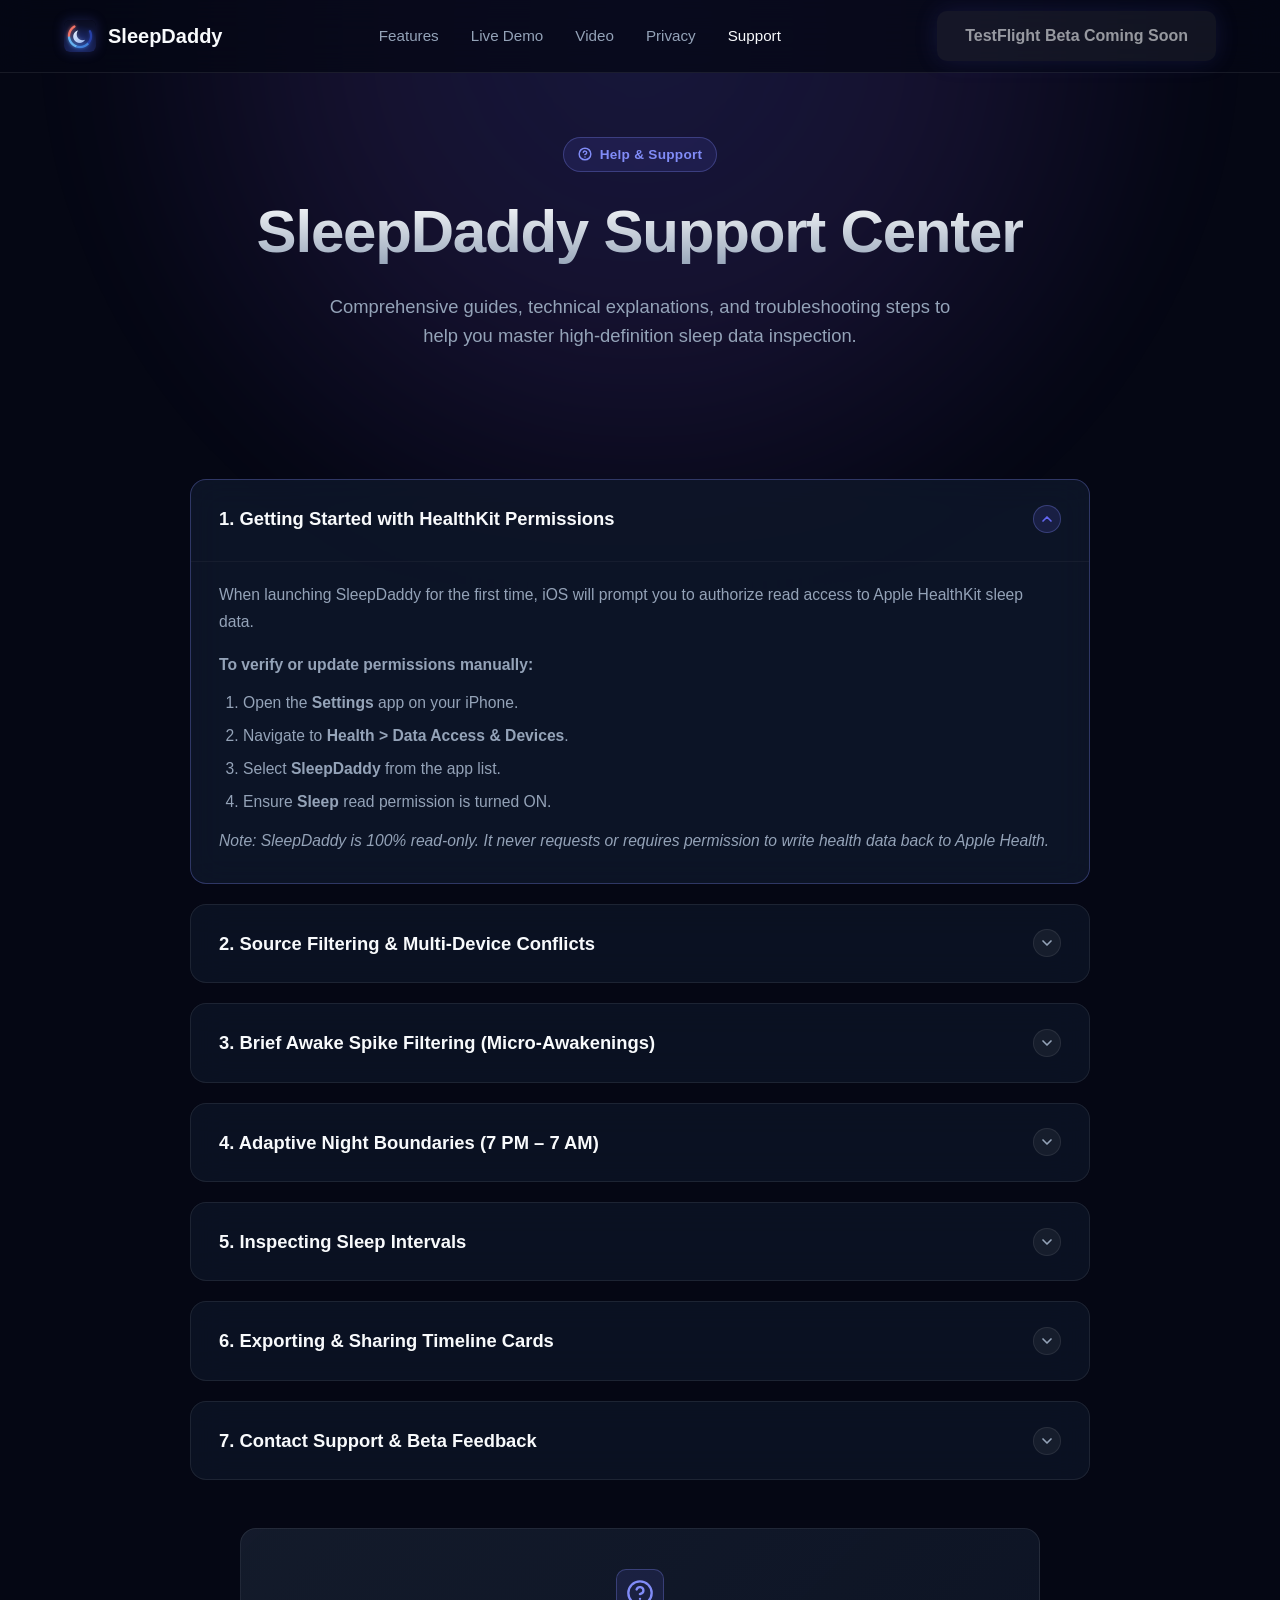
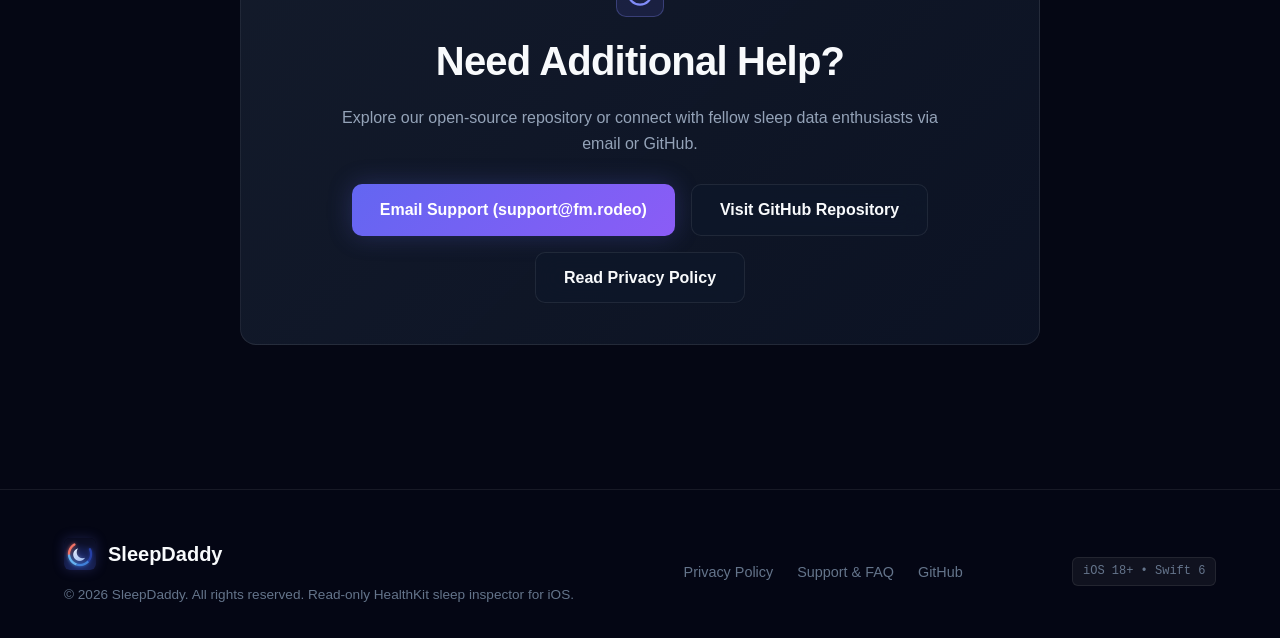
<file: web/support.html>
<!DOCTYPE html>
<html lang="en">
<head>
  <meta charset="UTF-8">
  <meta name="viewport" content="width=device-width, initial-scale=1.0">
  <title>Support &amp; FAQ — SleepDaddy HealthKit Sleep Inspector</title>
  <meta name="description" content="SleepDaddy Support & Help Center — FAQs, HealthKit authorization guides, device source filtering, and timeline inspection support.">
  <link rel="canonical" href="https://sleepdaddy.fm.rodeo/support">
  <meta property="og:url" content="https://sleepdaddy.fm.rodeo/support">
  <meta property="og:title" content="Support &amp; FAQ — SleepDaddy HealthKit Sleep Inspector">
  <meta property="og:description" content="SleepDaddy Support &amp; Help Center — FAQs, HealthKit authorization guides, device source filtering, and timeline inspection support.">
  <meta property="og:image" content="https://sleepdaddy.fm.rodeo/app-icon-512x512.png">
  <meta property="og:image:width" content="512">
  <meta property="og:image:height" content="512">
  <meta property="og:type" content="website">
  <meta name="twitter:card" content="summary">
  <link rel="icon" type="image/png" sizes="32x32" href="favicon-32x32.png">
  <link rel="stylesheet" href="index.css">
  <script src="main.js" defer></script>
</head>
<body>

  <!-- Ambient Hero Glow -->
  <div class="hero-glow"></div>

  <!-- Header & Sticky Navigation -->
  <header class="site-header">
    <div class="nav-container">
      <a href="/" class="logo">
        <img src="app-icon-64x64.png" alt="SleepDaddy App Icon" class="logo-img">
        <span>SleepDaddy</span>
      </a>
      <ul class="nav-links">
        <li><a href="/#features">Features</a></li>
        <li><a href="/#simulator">Live Demo</a></li>
        <li><a href="demo">Video</a></li>
        <li><a href="privacy">Privacy</a></li>
        <li><a href="support" class="active">Support</a></li>
      </ul>
      <a href="TESTFLIGHT_URL" target="_blank" rel="noopener noreferrer" class="btn-primary btn-testflight">Join TestFlight</a>
    </div>
  </header>

  <main>
    <!-- Page Header Section -->
    <section class="hero container hero-compact">
      <div class="badge">
        <svg width="14" height="14" viewBox="0 0 24 24" fill="none" stroke="currentColor" stroke-width="2.5" stroke-linecap="round" stroke-linejoin="round">
          <circle cx="12" cy="12" r="10"></circle>
          <path d="M9.09 9a3 3 0 0 1 5.83 1c0 2-3 3-3 3"></path>
          <line x1="12" y1="17" x2="12.01" y2="17"></line>
        </svg>
        Help &amp; Support
      </div>
      <h1 class="hero-title">SleepDaddy Support Center</h1>
      <p class="hero-description">
        Comprehensive guides, technical explanations, and troubleshooting steps to help you master high-definition sleep data inspection.
      </p>
    </section>

    <!-- Support Accordion FAQ Section -->
    <section class="section container section-compact">
      <div class="accordion-group">

        <!-- Section 1: Getting Started with HealthKit Setup -->
        <details class="accordion-item" open id="getting-started">
          <summary class="accordion-summary">
            <span>1. Getting Started with HealthKit Permissions</span>
            <div class="accordion-summary-icon">
              <svg width="16" height="16" viewBox="0 0 24 24" fill="none" stroke="currentColor" stroke-width="2.5" stroke-linecap="round" stroke-linejoin="round">
                <polyline points="6 9 12 15 18 9"></polyline>
              </svg>
            </div>
          </summary>
          <div class="accordion-content">
            <p>
              When launching SleepDaddy for the first time, iOS will prompt you to authorize read access to Apple HealthKit sleep data.
            </p>
            <p><strong>To verify or update permissions manually:</strong></p>
            <ol>
              <li>Open the <strong>Settings</strong> app on your iPhone.</li>
              <li>Navigate to <strong>Health &gt; Data Access &amp; Devices</strong>.</li>
              <li>Select <strong>SleepDaddy</strong> from the app list.</li>
              <li>Ensure <strong>Sleep</strong> read permission is turned ON.</li>
            </ol>
            <p>
              <em>Note: SleepDaddy is 100% read-only. It never requests or requires permission to write health data back to Apple Health.</em>
            </p>
          </div>
        </details>

        <!-- Section 2: Source Filtering & Multi-Device Conflicts -->
        <details class="accordion-item" id="source-filtering">
          <summary class="accordion-summary">
            <span>2. Source Filtering &amp; Multi-Device Conflicts</span>
            <div class="accordion-summary-icon">
              <svg width="16" height="16" viewBox="0 0 24 24" fill="none" stroke="currentColor" stroke-width="2.5" stroke-linecap="round" stroke-linejoin="round">
                <polyline points="6 9 12 15 18 9"></polyline>
              </svg>
            </div>
          </summary>
          <div class="accordion-content">
            <p>
              If you track sleep with multiple devices (such as an Apple Watch, an Oura Ring, or a bedside mattress sensor), Apple Health stores simultaneous sleep records from each source.
            </p>
            <p>
              SleepDaddy provides a dedicated <strong>Source Filter</strong> menu in the top timeline toolbar:
            </p>
            <ul>
              <li><strong>All Sources:</strong> Displays combined sleep records across all active wearables and apps. Conflicts and overlapping samples are highlighted with warning indicators.</li>
              <li><strong>Isolate Device (e.g., Apple Watch Only):</strong> Filters the timeline to render records exclusively from your selected hardware or app, giving you a clean, single-source analysis.</li>
            </ul>
          </div>
        </details>

        <!-- Section 3: Brief Awake Spike Filtering -->
        <details class="accordion-item" id="awake-smoothing">
          <summary class="accordion-summary">
            <span>3. Brief Awake Spike Filtering (Micro-Awakenings)</span>
            <div class="accordion-summary-icon">
              <svg width="16" height="16" viewBox="0 0 24 24" fill="none" stroke="currentColor" stroke-width="2.5" stroke-linecap="round" stroke-linejoin="round">
                <polyline points="6 9 12 15 18 9"></polyline>
              </svg>
            </div>
          </summary>
          <div class="accordion-content">
            <p>
              Modern wearables frequently register tiny micro-awakenings (lasting 30 to 60 seconds) during normal REM and Core sleep transitions. While biologically normal, these brief spikes can clutter timeline visuals.
            </p>
            <p>
              SleepDaddy includes an optional <strong>Hide Awake ≤ 1m</strong> toggle:
            </p>
            <ul>
              <li>When enabled, isolated awake intervals lasting 60 seconds or fewer are visually smoothed out to provide a cleaner overview of your core sleep architecture.</li>
              <li>Total awake metrics in the inspector detail sheet remain precise, while preventing visual fragmentation of continuous sleep cycles.</li>
            </ul>
          </div>
        </details>

        <!-- Section 4: Adaptive Night Boundaries -->
        <details class="accordion-item" id="night-boundaries">
          <summary class="accordion-summary">
            <span>4. Adaptive Night Boundaries (7 PM – 7 AM)</span>
            <div class="accordion-summary-icon">
              <svg width="16" height="16" viewBox="0 0 24 24" fill="none" stroke="currentColor" stroke-width="2.5" stroke-linecap="round" stroke-linejoin="round">
                <polyline points="6 9 12 15 18 9"></polyline>
              </svg>
            </div>
          </summary>
          <div class="accordion-content">
            <p>
              Standard calendar midnight cutoffs (12:00 AM) artificially split a single night's sleep across two different days. SleepDaddy solves this with <strong>Adaptive Night Boundaries</strong> (defaulting to a 7 PM to 7 AM window).
            </p>
            <p>
              Sleep intervals occurring between 7 PM on Evening A and 7 AM on Morning B are logically grouped into a single cohesive "Night Assembly", making it effortless to inspect whole-night sleep metrics without day-boundary fragmentation.
            </p>
          </div>
        </details>

        <!-- Section 5: Inspecting Sleep Intervals -->
        <details class="accordion-item" id="interval-inspection">
          <summary class="accordion-summary">
            <span>5. Inspecting Sleep Intervals</span>
            <div class="accordion-summary-icon">
              <svg width="16" height="16" viewBox="0 0 24 24" fill="none" stroke="currentColor" stroke-width="2.5" stroke-linecap="round" stroke-linejoin="round">
                <polyline points="6 9 12 15 18 9"></polyline>
              </svg>
            </div>
          </summary>
          <div class="accordion-content">
            <p>
              Want to see exact timestamps or metadata for a specific sleep block? You can inspect any interval directly from the timeline:
            </p>
            <ol>
              <li>Tap or click on any sleep stage block (REM, Deep, Core, or Awake) in the <strong>Sleep Timeline Canvas</strong>.</li>
              <li>The <strong>Interval Inspector Sheet</strong> will display the precise start time, end time, duration, and originating HealthKit source tracker.</li>
            </ol>
            <p>
              This allows you to verify exact stage transitions and cross-reference sample timestamps down to the second.
            </p>
          </div>
        </details>

        <!-- Section 6: Exporting & Sharing Timeline Viewports -->
        <details class="accordion-item" id="exporting-sharing">
          <summary class="accordion-summary">
            <span>6. Exporting &amp; Sharing Timeline Cards</span>
            <div class="accordion-summary-icon">
              <svg width="16" height="16" viewBox="0 0 24 24" fill="none" stroke="currentColor" stroke-width="2.5" stroke-linecap="round" stroke-linejoin="round">
                <polyline points="6 9 12 15 18 9"></polyline>
              </svg>
            </div>
          </summary>
          <div class="accordion-content">
            <p>
              SleepDaddy allows you to render and share beautiful visual snapshots of your current zoom viewport.
            </p>
            <p>
              Tap the <strong>Share</strong> button in the timeline header to render a high-resolution <code>ShareTimelineCardView</code> graphic. You can send it directly to AirDrop, Messages, photos, or present it to sleep clinicians and coaches.
            </p>
          </div>
        </details>

        <!-- Section 7: Contact Support / Feedback -->
        <details class="accordion-item" id="contact-support">
          <summary class="accordion-summary">
            <span>7. Contact Support &amp; Beta Feedback</span>
            <div class="accordion-summary-icon">
              <svg width="16" height="16" viewBox="0 0 24 24" fill="none" stroke="currentColor" stroke-width="2.5" stroke-linecap="round" stroke-linejoin="round">
                <polyline points="6 9 12 15 18 9"></polyline>
              </svg>
            </div>
          </summary>
          <div class="accordion-content">
            <p>
              Have a question, feature request, or bug report? We actively monitor community feedback during our public beta.
            </p>
            <ul>
              <li><strong>Email Support:</strong> Send direct inquiries to <a href="mailto:support@fm.rodeo">support@fm.rodeo</a> for help.</li>
              <li><strong>GitHub Issues:</strong> Submit technical bug reports or feature requests on our <a href="https://github.com/kevm/sleepdaddy/issues" target="_blank" rel="noopener noreferrer">GitHub Issues page</a>.</li>
              <li><strong>TestFlight Feedback:</strong> Submit feedback directly via the Apple TestFlight app by taking a screenshot and tapping "Share Beta Feedback".</li>
            </ul>
          </div>
        </details>

      </div>

      <!-- Contact Support CTA Card -->
      <div class="contact-card contact-card-spaced">
        <div class="doc-card-icon doc-card-icon-lg">
          <svg width="28" height="28" viewBox="0 0 24 24" fill="none" stroke="currentColor" stroke-width="2" stroke-linecap="round" stroke-linejoin="round">
            <circle cx="12" cy="12" r="10"></circle>
            <path d="M9.09 9a3 3 0 0 1 5.83 1c0 2-3 3-3 3"></path>
            <line x1="12" y1="17" x2="12.01" y2="17"></line>
          </svg>
        </div>
        <h2>Need Additional Help?</h2>
        <p class="doc-lead-text">
          Explore our open-source repository or connect with fellow sleep data enthusiasts via email or GitHub.
        </p>
        <div class="action-group">
          <a href="mailto:support@fm.rodeo" class="btn-primary">
            Email Support (support@fm.rodeo)
          </a>
          <a href="https://github.com/kevm/sleepdaddy" target="_blank" rel="noopener noreferrer" class="btn-secondary">
            Visit GitHub Repository
          </a>
          <a href="privacy" class="btn-secondary">
            Read Privacy Policy
          </a>
        </div>
      </div>
    </section>
  </main>

  <!-- Footer -->
  <footer class="site-footer">
    <div class="container footer-container">
      <div class="footer-info">
        <a href="/" class="logo logo-sm">
          <img src="app-icon-64x64.png" alt="SleepDaddy App Icon" class="logo-img logo-img-sm">
          <span>SleepDaddy</span>
        </a>
        <p class="footer-copy">
          © 2026 SleepDaddy. All rights reserved. Read-only HealthKit sleep inspector for iOS.
        </p>
      </div>

      <ul class="footer-links">
        <li><a href="privacy">Privacy Policy</a></li>
        <li><a href="support" class="active">Support &amp; FAQ</a></li>
        <li><a href="https://github.com/kevm/sleepdaddy" target="_blank" rel="noopener noreferrer">GitHub</a></li>
      </ul>

      <div class="build-badge">
        iOS 18+ • Swift 6
      </div>
    </div>
  </footer>

</body>
</html>
</file>
<file: web/index.css>
/* ==========================================================================
   SleepDaddy Web Design System & StyleSheet
   ========================================================================== */

/* --------------------------------------------------------------------------
   1. CSS Custom Properties (:root)
   -------------------------------------------------------------------------- */
:root {
  /* Color Palette - Dark & Glass Theme */
  --bg-dark: #050714;
  --bg-surface: rgba(15, 23, 42, 0.65);
  --bg-surface-hover: rgba(30, 41, 59, 0.8);
  --border-glass: rgba(255, 255, 255, 0.08);
  --border-highlight: rgba(129, 140, 248, 0.3);

  /* Typography Colors */
  --text-main: #f8fafc;
  --text-muted: #94a3b8;
  --text-subtle: #64748b;

  /* Accent Colors */
  --accent-primary: #6366f1;
  --accent-secondary: #8b5cf6;
  --accent-glow: rgba(99, 102, 241, 0.25);

  /* Sleep Stage Colors */
  --stage-awake: #fbbf24;      /* Amber */
  --stage-rem: #818cf8;        /* Indigo */
  --stage-core: #3b82f6;       /* Electric Blue */
  --stage-deep: #8b5cf6;       /* Purple / Violet */
  --stage-unspecified: #64748b; /* Slate */

  /* Typography & Layout */
  --font-family: -apple-system, BlinkMacSystemFont, "Segoe UI", Roboto, Helvetica, Arial, sans-serif;
  --max-width: 1200px;

  /* Radii */
  --radius-lg: 16px;
  --radius-md: 10px;
  --radius-sm: 6px;

  /* Transitions & Shadows */
  --transition-fast: 0.15s ease;
  --transition-normal: 0.3s ease;
  --shadow-glass: 0 8px 32px 0 rgba(0, 0, 0, 0.37);
  --shadow-glow: 0 0 25px var(--accent-glow);
}

/* --------------------------------------------------------------------------
   2. Reset & Base Typography
   -------------------------------------------------------------------------- */
*,
*::before,
*::after {
  box-sizing: border-box;
  margin: 0;
  padding: 0;
}

html {
  scroll-behavior: smooth;
  font-size: 16px;
}

body {
  background-color: var(--bg-dark);
  color: var(--text-main);
  font-family: var(--font-family);
  line-height: 1.6;
  overflow-x: hidden;
  -webkit-font-smoothing: antialiased;
  -moz-osx-font-smoothing: grayscale;
}

h1, h2, h3, h4, h5, h6 {
  color: var(--text-main);
  font-weight: 700;
  line-height: 1.2;
  letter-spacing: -0.02em;
}

h1 {
  font-size: clamp(2.25rem, 5vw, 3.75rem);
}

h2 {
  font-size: clamp(1.75rem, 3.5vw, 2.5rem);
}

h3 {
  font-size: clamp(1.25rem, 2.5vw, 1.75rem);
}

p {
  color: var(--text-muted);
}

a {
  color: var(--accent-primary);
  text-decoration: none;
  transition: color var(--transition-fast);
}

a:hover {
  color: var(--text-main);
}

/* --------------------------------------------------------------------------
   2b. Accessibility & Utility Classes
   -------------------------------------------------------------------------- */
.sr-only {
  position: absolute;
  width: 1px;
  height: 1px;
  padding: 0;
  margin: -1px;
  overflow: hidden;
  clip: rect(0, 0, 0, 0);
  white-space: nowrap;
  border: 0;
}

.stage-legend-title {
  font-size: 1.1rem;
  margin: 0;
  font-weight: 600;
  display: flex;
  align-items: center;
  gap: 0.5rem;
}

.hero-badge-icon,
.stage-legend-icon {
  width: 22px;
  height: 22px;
  border-radius: 5px;
}

.btn-sm {
  padding: 0.35rem 0.65rem;
  font-size: 0.85rem;
}

.btn-lg {
  padding: 0.9rem 2.25rem;
  font-size: 1.1rem;
}

.btn-group-sm {
  display: inline-flex;
  gap: 0.3rem;
}

.select-sm {
  padding: 0.4rem 0.75rem;
  font-size: 0.85rem;
  cursor: pointer;
}

.toggle-label {
  display: inline-flex;
  align-items: center;
  gap: 0.45rem;
  font-size: 0.85rem;
  color: var(--text-muted);
  cursor: pointer;
  user-select: none;
}

.toggle-checkbox {
  accent-color: var(--accent-primary);
  cursor: pointer;
}

.doc-code-pill {
  color: var(--stage-rem);
  background: rgba(99, 102, 241, 0.1);
  padding: 0.15rem 0.4rem;
  border-radius: 4px;
  font-family: SFMono-Regular, Consolas, "Liberation Mono", Menlo, monospace;
  font-size: 0.88em;
}

.section-header {
  text-align: center;
  max-width: 680px;
  margin: 0 auto 1.5rem;
}

.section-header h2 {
  margin-bottom: 0.75rem;
}

.privacy-callout-card,
.info-card {
  background: var(--bg-surface);
  backdrop-filter: blur(20px);
  -webkit-backdrop-filter: blur(20px);
  border: 1px solid var(--border-glass);
  border-radius: var(--radius-lg);
  padding: 3rem 2.5rem;
  display: flex;
  flex-direction: column;
  gap: 1.5rem;
}

.badge-self-start {
  align-self: flex-start;
}

.info-grid {
  display: grid;
  grid-template-columns: repeat(auto-fit, minmax(220px, 1fr));
  gap: 1.5rem;
  margin-top: 1rem;
}

.info-item {
  display: flex;
  flex-direction: column;
  gap: 0.5rem;
}

.info-item-title {
  font-size: 1.05rem;
  color: var(--text-main);
}

.info-item-desc {
  font-size: 0.9rem;
}

.cta-footnote {
  font-size: 0.85rem;
  color: var(--text-subtle);
}

.logo-sm {
  font-size: 1.1rem;
}

.logo-img-sm {
  width: 26px;
  height: 26px;
}

.footer-copy {
  font-size: 0.85rem;
  margin-top: 0.4rem;
  color: var(--text-subtle);
}

.hero-compact {
  padding-bottom: 2rem;
}

.section-compact {
  margin-top: 1rem;
}

.doc-card-icon-lg {
  width: 56px;
  height: 56px;
  font-size: 1.5rem;
}

.doc-lead-text {
  max-width: 600px;
}

.action-group {
  display: flex;
  gap: 1rem;
  flex-wrap: wrap;
  justify-content: center;
  margin-top: 0.5rem;
}

.contact-card-spaced {
  margin-top: 2rem;
}

/* --------------------------------------------------------------------------
   3. Background Effects
   -------------------------------------------------------------------------- */
.hero-glow {
  position: fixed;
  top: -20vh;
  left: 50%;
  transform: translateX(-50%);
  width: 100vw;
  height: 80vh;
  max-width: 1400px;
  background: radial-gradient(
    circle at 50% 30%,
    rgba(99, 102, 241, 0.18) 0%,
    rgba(139, 92, 246, 0.12) 35%,
    rgba(5, 7, 20, 0) 70%
  );
  pointer-events: none;
  z-index: -1;
  filter: blur(40px);
}

/* --------------------------------------------------------------------------
   4. Layout Containers
   -------------------------------------------------------------------------- */
.container {
  width: 100%;
  max-width: var(--max-width);
  margin: 0 auto;
  padding: 0 1.5rem;
}

.section {
  padding: 5rem 0;
}

/* --------------------------------------------------------------------------
   5. Header & Sticky Navigation
   -------------------------------------------------------------------------- */
header,
.site-header {
  position: sticky;
  top: 0;
  z-index: 100;
  background: rgba(5, 7, 20, 0.75);
  backdrop-filter: blur(16px);
  -webkit-backdrop-filter: blur(16px);
  border-bottom: 1px solid var(--border-glass);
  transition: border-color var(--transition-normal);
}

.nav-container {
  display: flex;
  align-items: center;
  justify-content: space-between;
  height: 72px;
  max-width: var(--max-width);
  margin: 0 auto;
  padding: 0 1.5rem;
}

.logo {
  display: flex;
  align-items: center;
  gap: 0.75rem;
  font-size: 1.25rem;
  font-weight: 700;
  color: var(--text-main);
  text-decoration: none;
}

.logo-icon {
  width: 32px;
  height: 32px;
  background: linear-gradient(135deg, var(--accent-primary), var(--accent-secondary));
  border-radius: var(--radius-sm);
  display: flex;
  align-items: center;
  justify-content: center;
  box-shadow: 0 0 12px var(--accent-glow);
}

.logo-img {
  width: 32px;
  height: 32px;
  border-radius: var(--radius-sm);
  box-shadow: 0 0 12px var(--accent-glow);
  object-fit: cover;
  display: block;
}


.nav-links {
  display: flex;
  align-items: center;
  gap: 2rem;
  list-style: none;
}

.nav-links a {
  color: var(--text-muted);
  font-size: 0.95rem;
  font-weight: 500;
  transition: color var(--transition-fast);
}

.nav-links a:hover,
.nav-links a.active {
  color: var(--text-main);
}

/* --------------------------------------------------------------------------
   6. Badges & Buttons
   -------------------------------------------------------------------------- */
.badge {
  display: inline-flex;
  align-items: center;
  gap: 0.5rem;
  padding: 0.35rem 0.85rem;
  background: rgba(99, 102, 241, 0.12);
  border: 1px solid var(--border-highlight);
  border-radius: 9999px;
  color: var(--stage-rem);
  font-size: 0.85rem;
  font-weight: 600;
  letter-spacing: 0.02em;
}

.btn-primary {
  display: inline-flex;
  align-items: center;
  justify-content: center;
  gap: 0.5rem;
  padding: 0.75rem 1.75rem;
  background: linear-gradient(135deg, var(--accent-primary), var(--accent-secondary));
  color: #ffffff;
  font-size: 1rem;
  font-weight: 600;
  border: none;
  border-radius: var(--radius-md);
  cursor: pointer;
  box-shadow: var(--shadow-glow);
  transition: transform var(--transition-fast), box-shadow var(--transition-fast), opacity var(--transition-fast);
  text-decoration: none;
}

.btn-primary:hover {
  transform: translateY(-2px) scale(1.02);
  box-shadow: 0 0 30px rgba(99, 102, 241, 0.45);
  color: #ffffff;
}

.btn-primary:active {
  transform: translateY(0) scale(0.98);
}

.btn-secondary {
  display: inline-flex;
  align-items: center;
  justify-content: center;
  gap: 0.5rem;
  padding: 0.75rem 1.75rem;
  background: var(--bg-surface);
  color: var(--text-main);
  font-size: 1rem;
  font-weight: 600;
  border: 1px solid var(--border-glass);
  border-radius: var(--radius-md);
  cursor: pointer;
  backdrop-filter: blur(12px);
  -webkit-backdrop-filter: blur(12px);
  transition: background var(--transition-fast), border-color var(--transition-fast), transform var(--transition-fast);
  text-decoration: none;
}

.btn-secondary:hover {
  background: var(--bg-surface-hover);
  border-color: var(--border-highlight);
  transform: translateY(-2px);
  color: var(--text-main);
}

/* --------------------------------------------------------------------------
   7. Hero Section
   -------------------------------------------------------------------------- */
.hero {
  display: flex;
  flex-direction: column;
  align-items: center;
  text-align: center;
  padding: 4rem 1.5rem 3rem;
  gap: 1.5rem;
}

.hero-title {
  max-width: 800px;
  background: linear-gradient(180deg, #ffffff 0%, var(--text-muted) 100%);
  -webkit-background-clip: text;
  -webkit-text-fill-color: transparent;
}

.hero-description {
  max-width: 640px;
  font-size: 1.15rem;
  color: var(--text-muted);
}

.hero-actions {
  display: flex;
  align-items: center;
  gap: 1rem;
  margin-top: 1rem;
  flex-wrap: wrap;
  justify-content: center;
}

/* --------------------------------------------------------------------------
   8. Feature Grid & Feature Cards
   -------------------------------------------------------------------------- */
.feature-grid {
  display: grid;
  grid-template-columns: repeat(3, 1fr);
  gap: 1.5rem;
  margin-top: 2.5rem;
}

.feature-card {
  background: var(--bg-surface);
  backdrop-filter: blur(16px);
  -webkit-backdrop-filter: blur(16px);
  border: 1px solid var(--border-glass);
  border-radius: var(--radius-lg);
  padding: 1.75rem;
  transition: background var(--transition-normal), border-color var(--transition-normal), transform var(--transition-normal), box-shadow var(--transition-normal);
  display: flex;
  flex-direction: column;
  gap: 1rem;
}

.feature-card:hover {
  background: var(--bg-surface-hover);
  border-color: var(--border-highlight);
  transform: translateY(-4px);
  box-shadow: 0 12px 30px rgba(0, 0, 0, 0.4), 0 0 20px rgba(99, 102, 241, 0.15);
}

.feature-icon {
  width: 44px;
  height: 44px;
  border-radius: var(--radius-md);
  background: rgba(99, 102, 241, 0.1);
  border: 1px solid var(--border-highlight);
  display: flex;
  align-items: center;
  justify-content: center;
  color: var(--accent-primary);
  font-size: 1.25rem;
}

.feature-card h3 {
  font-size: 1.2rem;

}

.feature-card p {
  font-size: 0.95rem;
  line-height: 1.5;
}

/* --------------------------------------------------------------------------
   9. Interactive Timeline Simulator Container
   -------------------------------------------------------------------------- */
#simulator {
  scroll-margin-top: 90px;
}

.simulator-container {
  background: var(--bg-surface);
  backdrop-filter: blur(20px);
  -webkit-backdrop-filter: blur(20px);
  border: 1px solid var(--border-glass);
  border-radius: var(--radius-lg);
  overflow: hidden;
  box-shadow: var(--shadow-glass);
  margin-top: 2rem;
}

.simulator-hud {
  display: flex;
  align-items: center;
  justify-content: space-between;
  padding: 1.25rem 1.5rem;
  background: rgba(15, 23, 42, 0.5);
  border-bottom: 1px solid var(--border-glass);
  flex-wrap: wrap;
  gap: 1rem;
}

.simulator-hud-controls {
  display: flex;
  align-items: center;
  gap: 0.75rem;
  flex-wrap: wrap;
}

.simulator-canvas-wrapper {
  position: relative;
  width: 100%;
  height: 320px;
  background: #070a1b;
  overflow: hidden;
  cursor: grab;
  touch-action: none;
}

.simulator-canvas-wrapper:active {
  cursor: grabbing;
}

.simulator-canvas-wrapper canvas,
#simulator-canvas {
  display: block;
  width: 100%;
  height: 100%;
  touch-action: none;
}

.simulator-stats {
  display: grid;
  grid-template-columns: repeat(auto-fit, minmax(140px, 1fr));
  gap: 1rem;
  padding: 1.25rem 1.5rem;
  background: rgba(15, 23, 42, 0.3);
  border-top: 1px solid var(--border-glass);
}

.stat-card {
  display: flex;
  flex-direction: column;
  gap: 0.25rem;
}

.stat-label {
  font-size: 0.8rem;
  text-transform: uppercase;
  letter-spacing: 0.05em;
  color: var(--text-subtle);

}

.stat-value,
.stat-card-value {
  font-size: 1.35rem;
  font-weight: 700;
  color: var(--text-main);
}

/* Sleep Stage Legend Indicators */
.stage-legend {
  display: flex;
  align-items: center;
  gap: 1.25rem;
  flex-wrap: wrap;
}

.stage-pill {
  display: inline-flex;
  align-items: center;
  gap: 0.4rem;
  font-size: 0.85rem;
  color: var(--text-muted);
}

.stage-dot {
  width: 10px;
  height: 10px;
  border-radius: 50%;
}

.stage-dot.awake { background-color: var(--stage-awake); box-shadow: 0 0 8px var(--stage-awake); }
.stage-dot.rem { background-color: var(--stage-rem); box-shadow: 0 0 8px var(--stage-rem); }
.stage-dot.core { background-color: var(--stage-core); box-shadow: 0 0 8px var(--stage-core); }
.stage-dot.deep { background-color: var(--stage-deep); box-shadow: 0 0 8px var(--stage-deep); }
.stage-dot.unspecified { background-color: var(--stage-unspecified); }

/* --------------------------------------------------------------------------
   10. Download CTA Box
   -------------------------------------------------------------------------- */
.cta-box {
  background: linear-gradient(135deg, rgba(30, 41, 59, 0.7) 0%, rgba(15, 23, 42, 0.8) 100%);
  backdrop-filter: blur(20px);
  -webkit-backdrop-filter: blur(20px);
  border: 1px solid var(--border-highlight);
  border-radius: var(--radius-lg);
  padding: 3.5rem 2rem;
  text-align: center;
  box-shadow: 0 20px 40px rgba(0, 0, 0, 0.4), var(--shadow-glow);
  display: flex;
  flex-direction: column;
  align-items: center;
  gap: 1.5rem;
}

.cta-box h2 {
  max-width: 600px;
}

.cta-box p {
  max-width: 500px;
}

/* --------------------------------------------------------------------------
   11. Footer Styling
   -------------------------------------------------------------------------- */
footer,
.site-footer {
  border-top: 1px solid var(--border-glass);
  padding: 3rem 0 2rem;
  margin-top: 4rem;
  background: rgba(5, 7, 20, 0.9);
}

.footer-container {
  display: flex;
  align-items: center;
  justify-content: space-between;
  flex-wrap: wrap;
  gap: 1.5rem;
}

.footer-info {
  display: flex;
  flex-direction: column;
  gap: 0.5rem;
}

.footer-links {
  display: flex;
  align-items: center;
  gap: 1.5rem;
  list-style: none;
}

.footer-links a {
  color: var(--text-subtle);
  font-size: 0.9rem;
}

.footer-links a:hover {
  color: var(--text-main);
}

.build-badge {
  display: inline-flex;
  align-items: center;
  gap: 0.4rem;
  padding: 0.25rem 0.6rem;
  background: rgba(255, 255, 255, 0.05);
  border: 1px solid var(--border-glass);
  border-radius: var(--radius-sm);
  font-size: 0.75rem;
  color: var(--text-subtle);
  font-family: monospace;
}

/* --------------------------------------------------------------------------
   11b. Documentation, Article Cards & Accordions (Privacy & Support)
   -------------------------------------------------------------------------- */
.doc-header {
  text-align: center;
  max-width: 760px;
  margin: 0 auto 3rem;
  display: flex;
  flex-direction: column;
  align-items: center;
  gap: 1.25rem;
}

.doc-grid {
  display: grid;
  grid-template-columns: repeat(auto-fit, minmax(320px, 1fr));
  gap: 1.75rem;
  margin-bottom: 3rem;
}

.doc-card {
  background: var(--bg-surface);
  backdrop-filter: blur(16px);
  -webkit-backdrop-filter: blur(16px);
  border: 1px solid var(--border-glass);
  border-radius: var(--radius-lg);
  padding: 2rem;
  display: flex;
  flex-direction: column;
  gap: 1rem;
  transition: background var(--transition-normal), border-color var(--transition-normal), transform var(--transition-normal), box-shadow var(--transition-normal);
}

.doc-card:hover {
  background: var(--bg-surface-hover);
  border-color: var(--border-highlight);
  transform: translateY(-3px);
  box-shadow: 0 12px 30px rgba(0, 0, 0, 0.4), 0 0 20px rgba(99, 102, 241, 0.12);
}

.doc-card-icon {
  width: 48px;
  height: 48px;
  border-radius: var(--radius-md);
  background: rgba(99, 102, 241, 0.12);
  border: 1px solid var(--border-highlight);
  display: flex;
  align-items: center;
  justify-content: center;
  color: var(--stage-rem);
}

.doc-card h3 {
  font-size: 1.25rem;
  color: var(--text-main);
}

.doc-card p {
  font-size: 0.95rem;
  line-height: 1.6;
  color: var(--text-muted);
}

.doc-card code {
  color: var(--stage-rem);
  background: rgba(99, 102, 241, 0.1);
  padding: 0.15rem 0.4rem;
  border-radius: 4px;
  font-family: SFMono-Regular, Consolas, "Liberation Mono", Menlo, monospace;
  font-size: 0.88em;
}

.accordion-group {
  display: flex;
  flex-direction: column;
  gap: 1.25rem;
  max-width: 900px;
  margin: 0 auto 3rem;
}

.accordion-item {
  background: var(--bg-surface);
  backdrop-filter: blur(16px);
  -webkit-backdrop-filter: blur(16px);
  border: 1px solid var(--border-glass);
  border-radius: var(--radius-lg);
  overflow: hidden;
  transition: border-color var(--transition-fast), background var(--transition-fast);
}

.accordion-item[open] {
  border-color: var(--border-highlight);
  background: rgba(15, 23, 42, 0.85);
}

.accordion-summary {
  padding: 1.5rem 1.75rem;
  font-size: 1.15rem;
  font-weight: 600;
  color: var(--text-main);
  cursor: pointer;
  display: flex;
  align-items: center;
  justify-content: space-between;
  user-select: none;
  list-style: none;
}

.accordion-summary::-webkit-details-marker {
  display: none;
}

.stat-source-badge {
  display: inline-flex;
  align-items: center;
  gap: 6px;
  padding: 4px 10px;
  font-size: 0.75rem;
  font-weight: 600;
  color: var(--color-primary-light);
  background: rgba(96, 165, 250, 0.12);
  border: 1px solid rgba(96, 165, 250, 0.3);
  border-radius: 9999px;
  margin-bottom: 12px;
}

.btn-disabled {
  opacity: 0.6;
  cursor: not-allowed;
  pointer-events: none;
  background: rgba(255, 255, 255, 0.1) !important;
  color: var(--color-text-muted) !important;
  border-color: rgba(255, 255, 255, 0.15) !important;
}

.hidden {
  display: none !important;
}

.accordion-summary-icon {
  width: 28px;
  height: 28px;
  border-radius: 50%;
  background: rgba(255, 255, 255, 0.05);
  border: 1px solid var(--border-glass);
  display: flex;
  align-items: center;
  justify-content: center;
  color: var(--text-muted);
  transition: transform var(--transition-fast), color var(--transition-fast), background var(--transition-fast);
}

.accordion-item[open] .accordion-summary-icon {
  transform: rotate(180deg);
  color: var(--accent-primary);
  background: rgba(99, 102, 241, 0.15);
  border-color: var(--border-highlight);
}

.accordion-content {
  padding: 0 1.75rem 1.75rem;
  color: var(--text-muted);
  font-size: 0.98rem;
  line-height: 1.7;
  border-top: 1px solid rgba(255, 255, 255, 0.04);
  margin-top: 0.25rem;
  padding-top: 1.25rem;
}

.accordion-content p + p {
  margin-top: 1rem;
}

.accordion-content ul, .accordion-content ol {
  margin-left: 1.5rem;
  margin-top: 0.75rem;
  margin-bottom: 0.75rem;
}

.accordion-content li {
  margin-bottom: 0.4rem;
}

.accordion-content code {
  color: var(--stage-rem);
  background: rgba(99, 102, 241, 0.1);
  padding: 0.15rem 0.4rem;
  border-radius: 4px;
  font-family: SFMono-Regular, Consolas, "Liberation Mono", Menlo, monospace;
  font-size: 0.88em;
}

.contact-card {
  background: linear-gradient(135deg, rgba(30, 41, 59, 0.6) 0%, rgba(15, 23, 42, 0.7) 100%);
  border: 1px solid var(--border-glass);
  border-radius: var(--radius-lg);
  padding: 2.5rem;
  text-align: center;
  display: flex;
  flex-direction: column;
  align-items: center;
  gap: 1.25rem;
  max-width: 800px;
  margin: 0 auto;
}

/* --------------------------------------------------------------------------
   12. Demo Page (demo.html)
   -------------------------------------------------------------------------- */

/* The video is a tall portrait screen recording, so it sits in its own column
   beside the walkthrough rather than spanning the page. */
.demo-layout {
  display: grid;
  grid-template-columns: minmax(260px, 340px) 1fr;
  gap: 3rem;
  align-items: start;
}

.demo-video-frame {
  position: sticky;
  top: 96px;
  display: flex;
  flex-direction: column;
  gap: 0.75rem;
}

.demo-video {
  width: 100%;
  height: auto;
  display: block;
  border: 1px solid var(--border-glass);
  border-radius: var(--radius-lg);
  background: #000;
  box-shadow: var(--shadow-glass);
}

.demo-video-caption {
  font-size: 0.85rem;
  color: var(--text-subtle);
  text-align: center;
}

.demo-walkthrough h2 {
  font-size: 1.6rem;
  margin-bottom: 0.75rem;
}

.demo-steps {
  display: flex;
  flex-direction: column;
  gap: 1.25rem;
  margin: 1.5rem 0 0;
  padding-left: 1.25rem;
  color: var(--text-muted);
}

.demo-steps li {
  padding-left: 0.35rem;
  line-height: 1.65;
}

.demo-steps li::marker {
  color: var(--stage-rem);
  font-weight: 700;
}

.demo-steps strong {
  color: var(--text-main);
  font-weight: 600;
}

.demo-figure {
  display: flex;
  flex-direction: column;
  gap: 1rem;
  margin: 0;
}

.demo-figure img {
  width: 100%;
  height: auto;
  display: block;
  border: 1px solid var(--border-glass);
  border-radius: var(--radius-lg);
  box-shadow: var(--shadow-glass);
}

.demo-figure figcaption {
  font-size: 0.9rem;
  color: var(--text-muted);
  text-align: center;
}

/* --------------------------------------------------------------------------
   13. Responsive Design (@media max-width: 768px)
   -------------------------------------------------------------------------- */
@media (max-width: 768px) {
  .demo-layout {
    grid-template-columns: 1fr;
    gap: 2rem;
  }

  /* Sticky only helps while the walkthrough sits alongside the video. */
  .demo-video-frame {
    position: static;
    max-width: 320px;
    margin: 0 auto;
  }

  .nav-container {
    height: auto;
    min-height: 64px;
    padding: 0.5rem 1rem;
    flex-wrap: wrap;
    gap: 0.5rem 1rem;
    justify-content: space-between;
  }

  .logo {
    font-size: 1.1rem;
    gap: 0.5rem;
  }

  .logo-img,
  .logo-icon {
    width: 28px;
    height: 28px;
  }

  .nav-links {
    gap: 0.75rem 1rem;
    font-size: 0.85rem;
    flex-wrap: wrap;
  }

  .nav-links a {
    font-size: 0.85rem;
  }

  .nav-container .btn-primary {
    padding: 0.45rem 1rem;
    font-size: 0.85rem;
    white-space: nowrap;
  }

  .hero {
    padding: 2.5rem 1rem;
  }

  .feature-grid {
    grid-template-columns: 1fr;
    gap: 1rem;
  }

  .simulator-hud {
    flex-direction: column;
    align-items: flex-start;
  }

  .simulator-canvas-wrapper {
    height: 240px;
  }

  .simulator-stats {
    grid-template-columns: repeat(2, 1fr);
  }

  .cta-box {
    padding: 2.5rem 1.25rem;
  }

  .footer-container {
    flex-direction: column;
    align-items: flex-start;
  }
}

@media (max-width: 480px) {
  .nav-container {
    padding: 0.5rem 0.75rem;
    gap: 0.4rem 0.5rem;
  }

  .logo {
    font-size: 0.95rem;
    gap: 0.4rem;
  }

  .logo-img,
  .logo-icon {
    width: 24px;
    height: 24px;
  }

  .nav-links {
    gap: 0.35rem 0.6rem;
  }

  .nav-links a {
    font-size: 0.78rem;
  }

  .nav-container .btn-primary {
    padding: 0.35rem 0.75rem;
    font-size: 0.78rem;
  }

  .privacy-callout-card,
  .info-card {
    padding: 1.75rem 1.25rem;
  }
}
</file>
